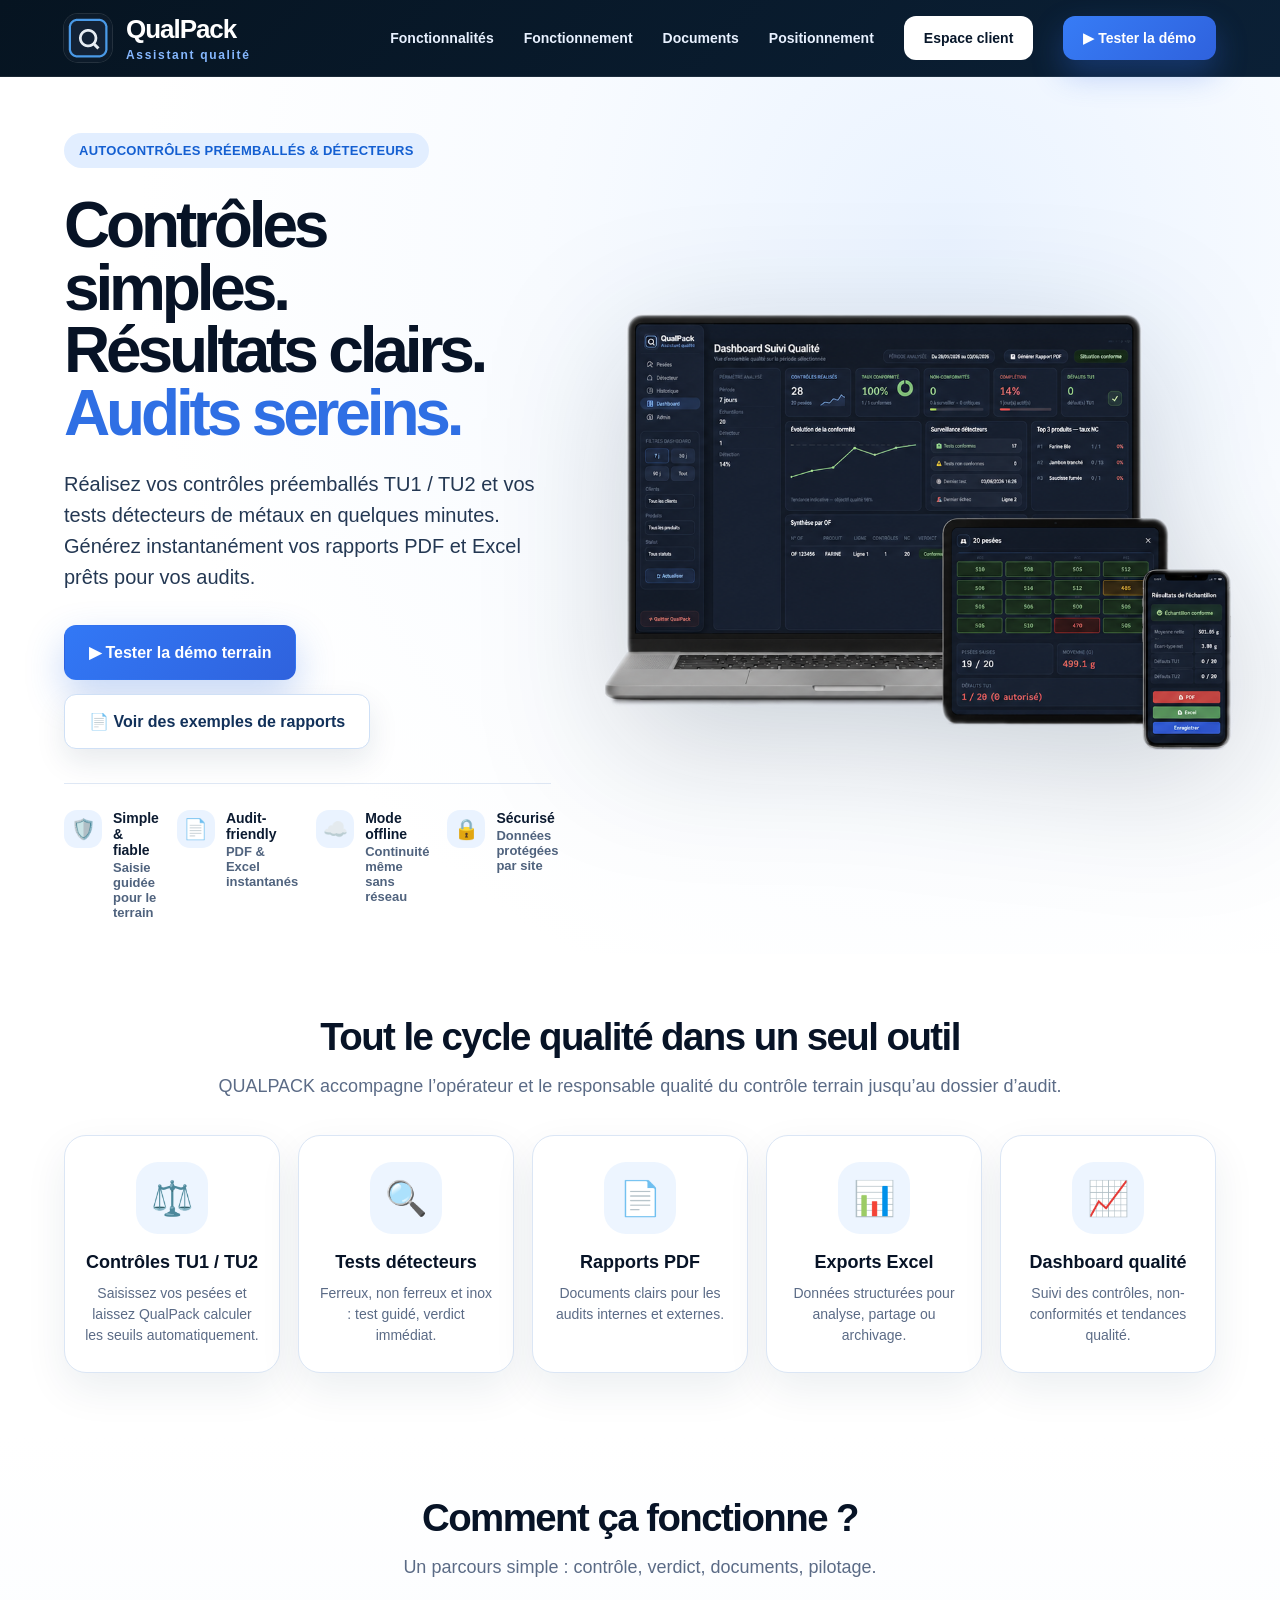
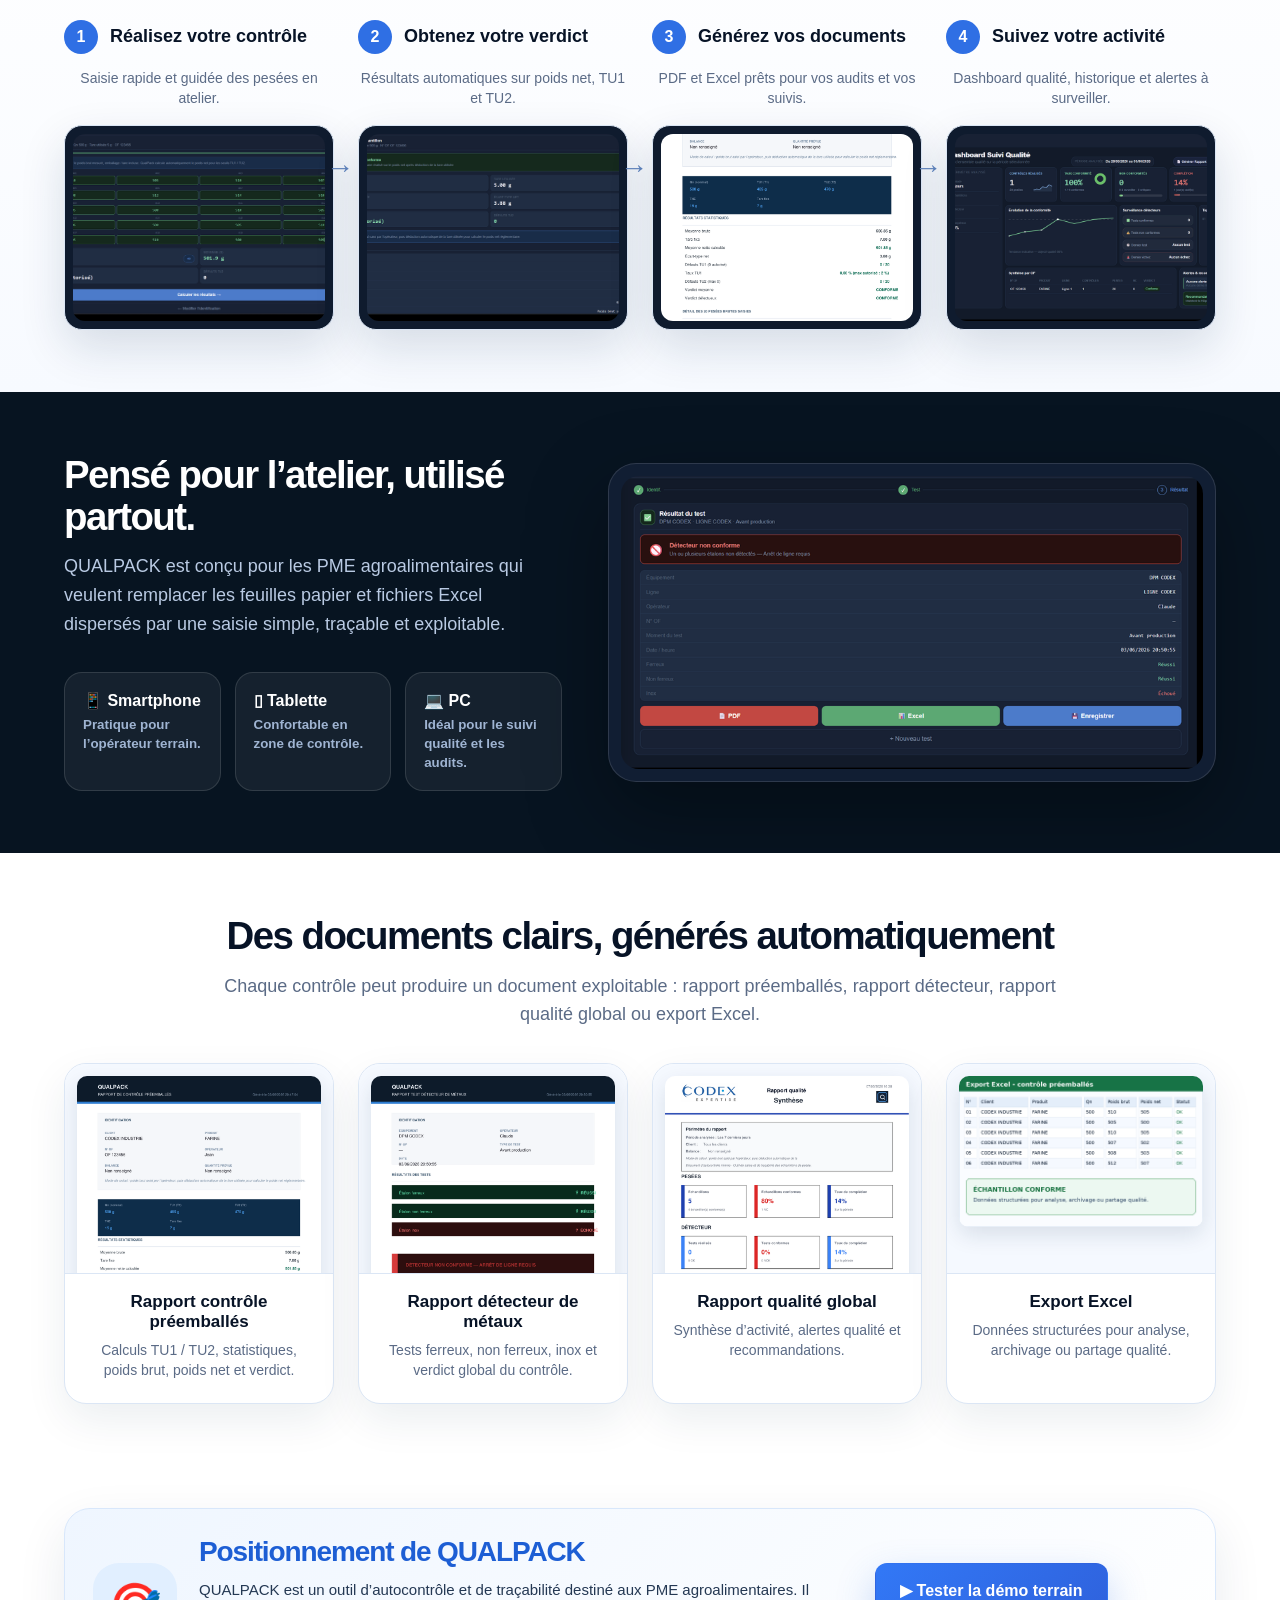
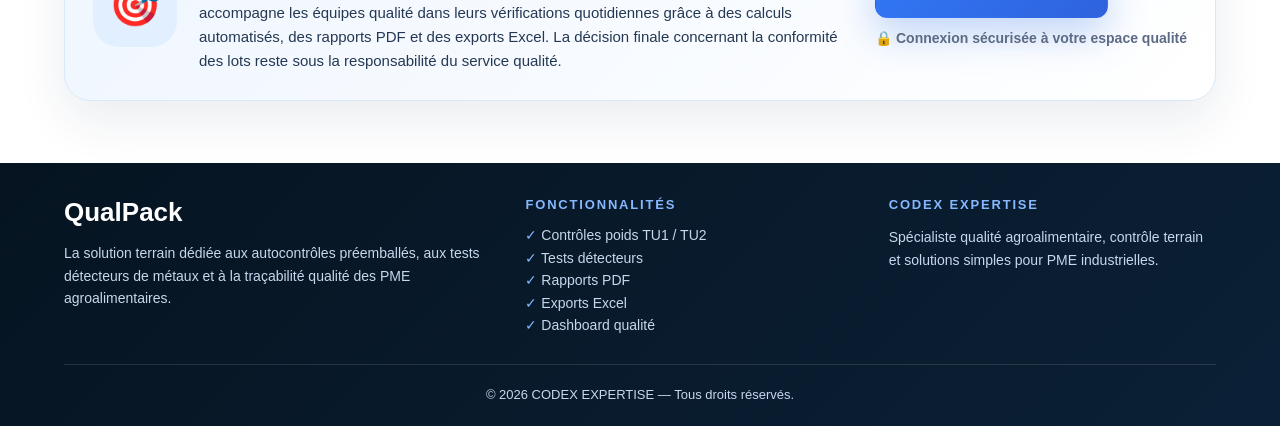
<file: index.html>
<!DOCTYPE html>
<html lang="fr">
<head>
  <meta charset="UTF-8" />
  <meta name="viewport" content="width=device-width, initial-scale=1.0" />
  <meta name="description" content="QualPack digitalise les autocontrôles préemballés, les tests détecteurs de métaux et les rapports qualité pour PME agroalimentaires." />
  <title>QualPack — Contrôles préemballés et détecteurs simplifiés</title>

  <meta name="theme-color" content="#0D1B2A">
  <meta name="apple-mobile-web-app-capable" content="yes">
  <meta name="mobile-web-app-capable" content="yes">
  <meta name="apple-mobile-web-app-status-bar-style" content="black-translucent">
  <meta name="apple-mobile-web-app-title" content="QualPack">

  <link rel="manifest" href="./manifest.json">
  <link rel="icon" type="image/png" sizes="192x192" href="./assets/icon-192.png">
  <link rel="apple-touch-icon" href="./assets/icon-192.png">

  <style>
    :root{
      --navy:#071421;
      --navy2:#0d1b2f;
      --ink:#061126;
      --text:#0e1b32;
      --muted:#5b6b86;
      --blue:#2f6fe4;
      --blue2:#67a3ff;
      --green:#58b878;
      --red:#d94841;
      --soft:#f5f9ff;
      --card:#ffffff;
      --border:#dbe6f5;
      --shadow:0 22px 70px rgba(13,38,76,.14);
      --radius:24px;
    }
    *{box-sizing:border-box}
    html{scroll-behavior:smooth}
    body{margin:0;font-family:Arial,Helvetica,sans-serif;color:var(--text);background:#fff}
    a{text-decoration:none;color:inherit}
    img{max-width:100%;display:block}

    .topbar{position:sticky;top:0;z-index:20;background:linear-gradient(135deg,#061421,#0b2036);color:#fff;border-bottom:1px solid rgba(255,255,255,.08)}
    .nav{height:76px;display:flex;align-items:center;justify-content:space-between;padding:0 5vw;gap:24px}
    .brand{display:flex;align-items:center;gap:14px;font-weight:900;font-size:26px;letter-spacing:-.04em}
    .brand img{width:48px;height:48px;border-radius:14px;box-shadow:0 0 0 1px rgba(255,255,255,.12)}
    .brand small{display:block;font-size:12px;letter-spacing:.14em;color:#86b8ff;font-weight:800;margin-top:3px}
    .links{display:flex;align-items:center;gap:30px;font-size:14px;font-weight:800;color:#e8f1ff}
    .nav-btn{display:inline-flex;align-items:center;justify-content:center;gap:10px;background:linear-gradient(135deg,#377cf6,#2f62dd);color:#fff;padding:14px 20px;border-radius:12px;box-shadow:0 14px 32px rgba(50,108,232,.32);font-weight:900}
    .client-btn{background:#fff;color:#08172a;box-shadow:none}

    .hero{background:radial-gradient(circle at 74% 18%,#eaf3ff 0,#f8fbff 34%,#fff 68%);padding:56px 5vw 34px;overflow:hidden}
    .hero-grid{max-width:1480px;margin:0 auto;display:grid;grid-template-columns:minmax(360px,.88fr) minmax(520px,1.12fr);gap:46px;align-items:center}
    .pill{display:inline-flex;align-items:center;gap:8px;padding:10px 15px;border-radius:999px;background:#e2eeff;color:#145fd1;font-weight:900;font-size:13px;letter-spacing:.02em;margin-bottom:26px}
    h1{font-size:clamp(42px,5vw,74px);line-height:.98;letter-spacing:-.065em;margin:0 0 24px;color:#071326}
    h1 span{color:#2f6fe4}
    .lead{font-size:20px;line-height:1.55;color:#243853;margin:0;max-width:680px}
    .hero-actions{display:flex;flex-wrap:wrap;gap:14px;margin:32px 0 26px}
    .btn{display:inline-flex;align-items:center;justify-content:center;gap:12px;padding:17px 24px;border-radius:12px;font-weight:900;border:1px solid transparent;transition:.18s transform,.18s box-shadow,.18s background;font-size:16px}
    .btn:hover{transform:translateY(-1px)}
    .btn.primary{background:linear-gradient(135deg,#3278f6,#2f62dd);color:#fff;box-shadow:0 16px 38px rgba(47,111,228,.28)}
    .btn.secondary{background:#fff;color:#12315a;border-color:#cfe0f6;box-shadow:0 12px 30px rgba(17,45,78,.10)}
    .trust-row{display:grid;grid-template-columns:repeat(4,1fr);gap:18px;margin-top:34px;padding-top:26px;border-top:1px solid #dfe8f5}
    .trust{display:flex;gap:11px;align-items:flex-start;font-size:13px;color:#50637e;font-weight:700}
    .trust b{display:block;color:#0c1b31;font-size:14px;margin-bottom:2px}
    .trust-ico{width:38px;height:38px;border-radius:13px;background:#eaf3ff;color:#2f6fe4;display:grid;place-items:center;font-size:20px;flex:0 0 auto}

    .device-stage{position:relative;min-height:600px;display:flex;align-items:center;justify-content:center;isolation:isolate}
    .hero-devices{width:min(940px,108%);max-width:none;filter:drop-shadow(0 34px 70px rgba(9,28,52,.20));transform:translateX(2%)}

    section{padding:62px 5vw}
    .section-inner{max-width:1480px;margin:0 auto}
    .center{text-align:center}
    h2{font-size:clamp(30px,3vw,44px);line-height:1.1;letter-spacing:-.04em;margin:0 0 14px;color:#071326}
    .sub{font-size:18px;line-height:1.6;color:#5b6b86;margin:0 auto 34px;max-width:850px}

    .cycle-grid{display:grid;grid-template-columns:repeat(5,1fr);gap:18px;position:relative}
    .cycle-card{background:#fff;border:1px solid var(--border);border-radius:22px;padding:26px 18px;text-align:center;box-shadow:0 16px 42px rgba(17,45,78,.08);min-height:210px}
    .cycle-ico{width:72px;height:72px;margin:0 auto 18px;border-radius:22px;background:#edf5ff;display:grid;place-items:center;font-size:34px;color:#2f6fe4}
    .cycle-card h3{margin:0 0 10px;font-size:18px;color:#071326}
    .cycle-card p{margin:0;color:#5b6b86;line-height:1.5;font-size:14px}

    .how{background:linear-gradient(180deg,#fff,#f7faff)}
    .steps{display:grid;grid-template-columns:repeat(4,1fr);gap:24px;margin-top:38px}
    .step{position:relative}
    .step-head{display:flex;align-items:center;gap:12px;margin-bottom:14px}
    .num{width:34px;height:34px;border-radius:999px;background:#2f6fe4;color:#fff;display:grid;place-items:center;font-weight:900;flex:0 0 auto}
    .step h3{font-size:18px;margin:0;color:#071326}
    .step p{margin:5px 0 16px;color:#5b6b86;line-height:1.45;font-size:14px}
    .shot{background:#0f1b2e;border:1px solid #dbe6f5;border-radius:18px;padding:8px;box-shadow:0 18px 46px rgba(17,45,78,.14);height:205px;display:flex;align-items:center;overflow:hidden}
    .shot img{border-radius:12px;width:100%;height:100%;object-fit:cover}
    .arrow{position:absolute;right:-20px;top:132px;font-size:28px;color:#5b7fb8;font-weight:900;z-index:2}

    .docs-grid{display:grid;grid-template-columns:repeat(4,1fr);gap:24px;margin-top:34px}
    .doc-card{border:1px solid var(--border);border-radius:22px;overflow:hidden;background:#fff;box-shadow:0 16px 42px rgba(17,45,78,.08)}
    .doc-img{height:210px;background:#f5f9ff;padding:12px;display:flex;align-items:flex-start;justify-content:center;overflow:hidden;border-bottom:1px solid var(--border)}
    .doc-img img{border-radius:10px;box-shadow:0 8px 22px rgba(17,45,78,.12)}
    .doc-card .body{padding:18px 18px 22px}
    .doc-card h3{margin:0 0 8px;font-size:17px;color:#071326}
    .doc-card p{margin:0;color:#5b6b86;line-height:1.45;font-size:14px}

    .atelier{background:#071421;color:#fff;overflow:hidden}
    .atelier-grid{display:grid;grid-template-columns:.9fr 1.1fr;gap:46px;align-items:center}
    .atelier h2{color:#fff}.atelier .sub{color:#b9cae3;margin-left:0}
    .device-list{display:grid;grid-template-columns:repeat(3,1fr);gap:14px;margin-top:28px}
    .device-item{background:rgba(255,255,255,.06);border:1px solid rgba(255,255,255,.12);border-radius:18px;padding:18px;font-weight:900;color:#fff}
    .device-item small{display:block;color:#9fb4d2;font-weight:700;margin-top:6px;line-height:1.4}
    .atelier-img{border-radius:28px;background:#111e33;border:1px solid rgba(255,255,255,.12);padding:12px;box-shadow:0 30px 80px rgba(0,0,0,.35)}
    .atelier-img img{border-radius:18px}

    .positioning{padding-top:42px}
    .pos-box{display:grid;grid-template-columns:84px 1fr auto;gap:22px;align-items:center;background:linear-gradient(135deg,#eff6ff,#ffffff);border:1px solid #d8e7fb;border-radius:26px;padding:28px;box-shadow:0 18px 50px rgba(17,45,78,.09)}
    .pos-ico{width:84px;height:84px;border-radius:26px;background:#e1efff;color:#2f6fe4;display:grid;place-items:center;font-size:42px}
    .pos-box h2{font-size:28px;margin-bottom:10px;color:#1d5ed4}.pos-box p{margin:0;color:#243853;line-height:1.58;font-size:15px;max-width:890px}
    .secure{margin-top:12px;color:#5b6b86;font-size:14px;font-weight:700;text-align:center}

    footer{background:linear-gradient(135deg,#061421,#0b2036);color:#fff;padding:34px 5vw 24px}
    .footer-grid{max-width:1480px;margin:0 auto;display:grid;grid-template-columns:1.3fr 1fr 1fr;gap:36px;border-bottom:1px solid rgba(255,255,255,.12);padding-bottom:28px}
    footer h3{font-size:26px;margin:0 0 12px} footer h4{margin:0 0 12px;color:#86b8ff;text-transform:uppercase;letter-spacing:.14em;font-size:13px}
    footer p,footer li{color:#c7d7ed;line-height:1.6;font-size:14px} footer ul{list-style:none;padding:0;margin:0} footer li::before{content:'✓ ';color:#86b8ff}.copyright{text-align:center;color:#c7d7ed;padding-top:22px;font-size:13px}

    @media(max-width:1100px){.links{display:flex}.links>a:not(.nav-btn){display:none}.hero-grid,.atelier-grid{grid-template-columns:1fr}.device-stage{min-height:auto}.hero-devices{width:100%;transform:none}.trust-row,.cycle-grid,.steps,.docs-grid{grid-template-columns:1fr 1fr}.arrow{display:none}.pos-box{grid-template-columns:1fr}.pos-box .btn{width:100%}}

    @media(max-width:700px){.nav{height:auto;padding:16px 5vw;gap:10px;flex-wrap:wrap}.brand{font-size:22px}.links{width:100%;display:grid;grid-template-columns:1fr 1fr;gap:10px}.links>a:not(.nav-btn){display:none}.client-btn{display:inline-flex}.links .nav-btn{justify-content:center;padding:11px 12px;font-size:14px}.hero{padding-top:34px}h1{font-size:42px}.lead{font-size:18px}.hero-actions .btn{width:100%}.trust-row,.cycle-grid,.steps,.docs-grid,.device-list,.footer-grid{grid-template-columns:1fr}.shot{height:220px}.doc-img{height:250px}.pos-box{padding:22px}.atelier{padding-top:48px}}
  </style>
</head>
<body>
  <header class="topbar">
    <nav class="nav">
      <a class="brand" href="#top" aria-label="Accueil QualPack">
        <img src="./assets/icon-192.png" alt="Logo QualPack" />
        <span>QualPack<small>Assistant qualité</small></span>
      </a>
      <div class="links" aria-label="Navigation principale">
        <a href="#fonctionnalites">Fonctionnalités</a>
        <a href="#fonctionnement">Fonctionnement</a>
        <a href="#documents">Documents</a>
        <a href="#positionnement">Positionnement</a>
        <a id="header-access-app" class="nav-btn client-btn" href="app.html">Espace client</a>
        <a id="access-demo-nav" class="nav-btn" href="app.html?site_id=qualpack_demo">▶ Tester la démo</a>
      </div>
    </nav>
  </header>

  <main id="top">
    <section class="hero">
      <div class="hero-grid">
        <div>
          <div class="pill">AUTOCONTRÔLES PRÉEMBALLÉS & DÉTECTEURS</div>
          <h1>Contrôles simples.<br />Résultats clairs.<br /><span>Audits sereins.</span></h1>
          <p class="lead">Réalisez vos contrôles préemballés TU1 / TU2 et vos tests détecteurs de métaux en quelques minutes. Générez instantanément vos rapports PDF et Excel prêts pour vos audits.</p>
          <div class="hero-actions">
            <a id="access-demo-hero" class="btn primary" href="app.html?site_id=qualpack_demo">▶ Tester la démo terrain</a>
            <a class="btn secondary" href="#documents">📄 Voir des exemples de rapports</a>
          </div>
          <div class="trust-row">
            <div class="trust"><div class="trust-ico">🛡️</div><div><b>Simple & fiable</b>Saisie guidée pour le terrain</div></div>
            <div class="trust"><div class="trust-ico">📄</div><div><b>Audit-friendly</b>PDF & Excel instantanés</div></div>
            <div class="trust"><div class="trust-ico">☁️</div><div><b>Mode offline</b>Continuité même sans réseau</div></div>
            <div class="trust"><div class="trust-ico">🔒</div><div><b>Sécurisé</b>Données protégées par site</div></div>
          </div>
        </div>
        <div class="device-stage" aria-label="Aperçu de QualPack sur PC, tablette et smartphone">
          <img class="hero-devices" src="./assets/landing/image_pc_tablette_smartphone.png" alt="QualPack affiché sur PC, tablette et smartphone" />
        </div>
      </div>
    </section>

    <section id="fonctionnalites">
      <div class="section-inner center">
        <h2>Tout le cycle qualité dans un seul outil</h2>
        <p class="sub">QUALPACK accompagne l’opérateur et le responsable qualité du contrôle terrain jusqu’au dossier d’audit.</p>
        <div class="cycle-grid">
          <div class="cycle-card"><div class="cycle-ico">⚖️</div><h3>Contrôles TU1 / TU2</h3><p>Saisissez vos pesées et laissez QualPack calculer les seuils automatiquement.</p></div>
          <div class="cycle-card"><div class="cycle-ico">🔍</div><h3>Tests détecteurs</h3><p>Ferreux, non ferreux et inox : test guidé, verdict immédiat.</p></div>
          <div class="cycle-card"><div class="cycle-ico">📄</div><h3>Rapports PDF</h3><p>Documents clairs pour les audits internes et externes.</p></div>
          <div class="cycle-card"><div class="cycle-ico">📊</div><h3>Exports Excel</h3><p>Données structurées pour analyse, partage ou archivage.</p></div>
          <div class="cycle-card"><div class="cycle-ico">📈</div><h3>Dashboard qualité</h3><p>Suivi des contrôles, non-conformités et tendances qualité.</p></div>
        </div>
      </div>
    </section>

    <section id="fonctionnement" class="how">
      <div class="section-inner center">
        <h2>Comment ça fonctionne ?</h2>
        <p class="sub">Un parcours simple : contrôle, verdict, documents, pilotage.</p>
        <div class="steps">
          <div class="step"><div class="step-head"><span class="num">1</span><h3>Réalisez votre contrôle</h3></div><p>Saisie rapide et guidée des pesées en atelier.</p><div class="shot"><img src="./assets/landing/pesees-complete.png" alt="Saisie d'un contrôle de pesée" /></div><div class="arrow">→</div></div>
          <div class="step"><div class="step-head"><span class="num">2</span><h3>Obtenez votre verdict</h3></div><p>Résultats automatiques sur poids net, TU1 et TU2.</p><div class="shot"><img src="./assets/landing/resultats-pesees.png" alt="Verdict d'échantillon" /></div><div class="arrow">→</div></div>
          <div class="step"><div class="step-head"><span class="num">3</span><h3>Générez vos documents</h3></div><p>PDF et Excel prêts pour vos audits et vos suivis.</p><div class="shot"><img src="./assets/landing/pdf-pesees.png" alt="Rapport PDF préemballés" /></div><div class="arrow">→</div></div>
          <div class="step"><div class="step-head"><span class="num">4</span><h3>Suivez votre activité</h3></div><p>Dashboard qualité, historique et alertes à surveiller.</p><div class="shot"><img src="./assets/landing/dashboard.png" alt="Dashboard qualité" /></div></div>
        </div>
      </div>
    </section>

    <section class="atelier">
      <div class="section-inner atelier-grid">
        <div>
          <h2>Pensé pour l’atelier, utilisé partout.</h2>
          <p class="sub">QUALPACK est conçu pour les PME agroalimentaires qui veulent remplacer les feuilles papier et fichiers Excel dispersés par une saisie simple, traçable et exploitable.</p>
          <div class="device-list">
            <div class="device-item">📱 Smartphone<small>Pratique pour l’opérateur terrain.</small></div>
            <div class="device-item">▯ Tablette<small>Confortable en zone de contrôle.</small></div>
            <div class="device-item">💻 PC<small>Idéal pour le suivi qualité et les audits.</small></div>
          </div>
        </div>
        <div class="atelier-img"><img src="./assets/landing/detecteur-resultat.png" alt="Contrôle détecteur de métaux QualPack" /></div>
      </div>
    </section>

    <section id="documents">
      <div class="section-inner center">
        <h2>Des documents clairs, générés automatiquement</h2>
        <p class="sub">Chaque contrôle peut produire un document exploitable : rapport préemballés, rapport détecteur, rapport qualité global ou export Excel.</p>
        <div class="docs-grid">
          <div class="doc-card"><div class="doc-img"><img src="./assets/landing/pdf-pesees.png" alt="Rapport contrôle préemballés" /></div><div class="body"><h3>Rapport contrôle préemballés</h3><p>Calculs TU1 / TU2, statistiques, poids brut, poids net et verdict.</p></div></div>
          <div class="doc-card"><div class="doc-img"><img src="./assets/landing/pdf-detecteur.png" alt="Rapport détecteur de métaux" /></div><div class="body"><h3>Rapport détecteur de métaux</h3><p>Tests ferreux, non ferreux, inox et verdict global du contrôle.</p></div></div>
          <div class="doc-card"><div class="doc-img"><img src="./assets/landing/pdf-qualite.png" alt="Rapport qualité global" /></div><div class="body"><h3>Rapport qualité global</h3><p>Synthèse d’activité, alertes qualité et recommandations.</p></div></div>
          <div class="doc-card"><div class="doc-img"><img src="./assets/landing/excel-preview.png" alt="Export Excel QualPack" /></div><div class="body"><h3>Export Excel</h3><p>Données structurées pour analyse, archivage ou partage qualité.</p></div></div>
        </div>
      </div>
    </section>

    <section id="positionnement" class="positioning">
      <div class="section-inner">
        <div class="pos-box">
          <div class="pos-ico">🎯</div>
          <div>
            <h2>Positionnement de QUALPACK</h2>
            <p>QUALPACK est un outil d’autocontrôle et de traçabilité destiné aux PME agroalimentaires. Il accompagne les équipes qualité dans leurs vérifications quotidiennes grâce à des calculs automatisés, des rapports PDF et des exports Excel. La décision finale concernant la conformité des lots reste sous la responsabilité du service qualité.</p>
          </div>
          <div>
            <a id="access-demo-bottom" class="btn primary" href="app.html?site_id=qualpack_demo">▶ Tester la démo terrain</a>
            <div class="secure">🔒 Connexion sécurisée à votre espace qualité</div>
          </div>
        </div>
      </div>
    </section>
  </main>

  <footer>
    <div class="footer-grid">
      <div><h3>QualPack</h3><p>La solution terrain dédiée aux autocontrôles préemballés, aux tests détecteurs de métaux et à la traçabilité qualité des PME agroalimentaires.</p></div>
      <div><h4>Fonctionnalités</h4><ul><li>Contrôles poids TU1 / TU2</li><li>Tests détecteurs</li><li>Rapports PDF</li><li>Exports Excel</li><li>Dashboard qualité</li></ul></div>
      <div><h4>CODEX EXPERTISE</h4><p>Spécialiste qualité agroalimentaire, contrôle terrain et solutions simples pour PME industrielles.</p></div>
    </div>
    <div class="copyright">© 2026 CODEX EXPERTISE — Tous droits réservés.</div>
  </footer>

  <script>
    const params = new URLSearchParams(window.location.search);
    const siteId = params.get('site_id');
    const appUrl = siteId ? `app.html?site_id=${encodeURIComponent(siteId)}` : 'app.html';
    const demoUrl = 'app.html?site_id=qualpack_demo';
    ['header-access-app'].forEach(id => { const el = document.getElementById(id); if (el) el.href = appUrl; });
    ['access-demo-nav','access-demo-hero','access-demo-bottom'].forEach(id => { const el = document.getElementById(id); if (el) el.href = demoUrl; });
  </script>
</body>
</html>
</file>
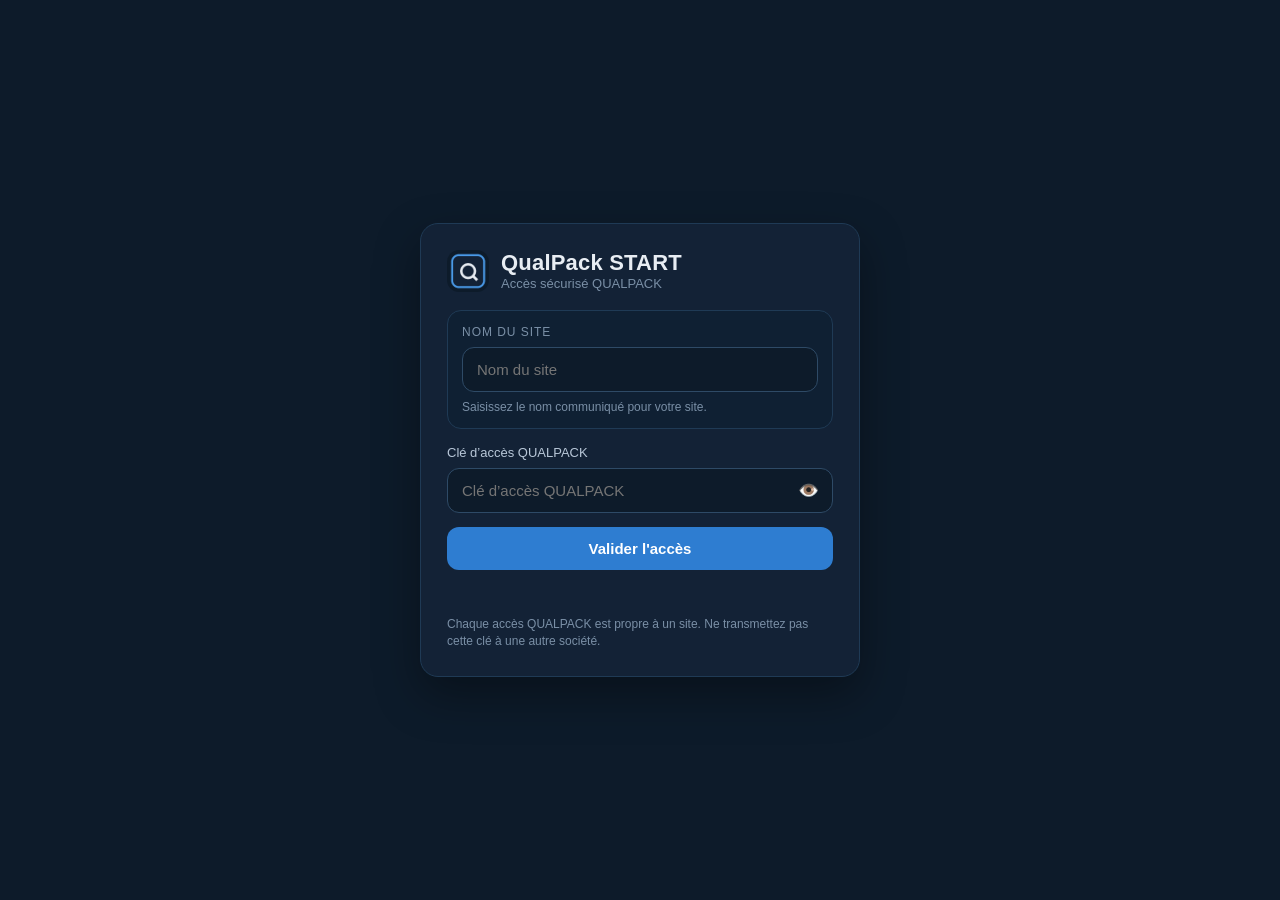
<file: app.html>
<!DOCTYPE html>
<html lang="fr">
<head>
  <meta charset="UTF-8">
  <meta name="viewport" content="width=device-width, initial-scale=1.0, user-scalable=no, viewport-fit=cover">
  <meta name="theme-color" content="#0D1B2A">
  <meta name="description" content="Contrôle préemballés et détecteur de métaux pour l'agroalimentaire">
  <!-- iOS -->
  <meta name="apple-mobile-web-app-capable" content="yes">
  <meta name="mobile-web-app-capable" content="yes">
  <meta name="apple-mobile-web-app-status-bar-style" content="black-translucent">
  <meta name="apple-mobile-web-app-title" content="QualPack">
  <!-- Manifest -->
  <link rel="manifest" href="./manifest.json">
  <!-- Icônes -->
  <link rel="icon" type="image/png" sizes="192x192" href="./assets/icon-192.png">
  <link rel="apple-touch-icon" href="./assets/icon-192.png">

  <!-- Polices locales désactivées : fonts.css absent du zip -->

  <title>QualPack START</title>
  <link rel="stylesheet" href="./css/style.css?v=28-architecture">

<script src="./vendor/jspdf.umd.min.js?v=28-architecture"></script>
<script src="./vendor/xlsx.full.min.js?v=28-architecture"></script>
<script src="./js/db.js?v=28-architecture"></script>
<script src="./js/sync.js?v=28-architecture"></script>
<script src="./js/admin.js?v=28-product-autolink-1"></script>
</head>
<body>

<div class="app">

 <!-- HEADER -->
<div class="header">
  <div class="logo">
    <div class="logo-icon">
      <img src="./assets/icon-192.png" alt="QualPack" style="width:32px;height:32px;border-radius:6px;display:block;">
    </div>
    <div class="logo-text">Qual<span>Pack</span></div>
    <div class="logo-by">Assistant qualité</div>
  </div>
  <div class="header-status">
    <div class="status-dot" id="status-dot"></div>
    <span id="status-label">En ligne</span>
  </div>
</div>

  <!-- CONTENU -->
  <div class="content" id="main-content">

    <!-- ==================== PESÉES ==================== -->
    <div class="screen active" id="screen-pesees">

      <!-- ÉTAPE 1 : Identification -->
      <div class="step active" id="ps1">

        <div class="install-banner" id="install-banner">
          <div class="ib-text">
            <strong>Installer QualPack</strong>
            Ajoutez l'app sur votre tablette pour l'utiliser hors-ligne
          </div>
          <button class="ib-btn" onclick="installApp()">Installer</button>
        </div>

        <div class="step-indicator">
          <div class="si-item active" id="si1-1"><div class="si-num">1</div><span>Identif.</span></div>
          <div class="si-line"></div>
          <div class="si-item" id="si1-2"><div class="si-num">2</div><span>Pesées</span></div>
          <div class="si-line"></div>
          <div class="si-item" id="si1-3"><div class="si-num">3</div><span>Résultats</span></div>
        </div>

        <div class="card">
          <div class="card-header">
            <div class="card-icon blue">📋</div>
            <div>
              <div class="card-title">Identification du contrôle</div>
              <div class="card-sub">Saisie et traçabilité d’un échantillon de pesée</div>
            </div>
          </div>

          <div class="field">
            <label>Client (optionnel)</label>
            <select id="sel-client" onchange="onClient()">
              <option value="">— Non spécifié —</option>
            </select>
          </div>

          <div class="field">
            <label>Produit</label>
            <select id="sel-produit" onchange="onProduit()">
              <option value="">— Sélectionner un produit —</option>
            </select>
          </div>

          <div class="info-strip" id="prod-info">
            <div class="is-item"><div class="is-label">Qn</div><div class="is-val" id="ip-qn">—</div></div>
            <div class="is-item"><div class="is-label">TU1</div><div class="is-val" id="ip-tu1">—</div></div>
            <div class="is-item"><div class="is-label">TU2</div><div class="is-val" id="ip-tu2">—</div></div>
            <div class="is-item"><div class="is-label">TNE</div><div class="is-val" id="ip-tne">—</div></div>
            <div class="is-item"><div class="is-label">Tare fixe</div><div class="is-val" id="ip-tare">—</div></div>
          </div>

          <div class="field" id="field-ligne">
            <label>Ligne de production <span style="color:var(--text-muted);font-weight:400">(optionnel)</span></label>
            <select id="inp-ligne" onchange="chk1()">
              <option value="">— Sélectionner une ligne —</option>
            </select>
          </div>

          <div class="field">
            <label>Opérateur</label>
            <select id="sel-op" onchange="chk1()">
              <option value="">— Sélectionner un opérateur —</option>
            </select>
          </div>

          <div class="field">
            <label>N° Ordre de fabrication</label>
            <div id="of-container">
              <select id="sel-of" style="display:none" onchange="onOfSelect()">
                <option value="">— Sélectionner un OF —</option>
              </select>
              <input type="text" id="inp-of" placeholder="ex : OF 123" oninput="chk1()" autocomplete="off" />
            </div>
          </div>

          <div class="lot-params-grid">
            <div class="field">
              <label>Quantité prévue <span style="color:var(--text-muted);font-weight:400">(optionnel)</span></label>
              <input type="number" id="inp-qte" placeholder="ex : 800" min="1" oninput="chk1()" autocomplete="off" inputmode="numeric"/>
            </div>

            <div class="field">
              <label>Tare catalogue</label>
              <input type="text" id="inp-tare-catalogue" value="—" readonly tabindex="-1" />
            </div>

            <div class="field">
              <label>Tare utilisée</label>
              <input type="number" id="inp-tare-used" placeholder="ex : 5" min="0" step="0.01" oninput="onTareUsedChange()" autocomplete="off" inputmode="decimal"/>
            </div>
          </div>
          <div class="field-help">
            La tare catalogue vient du fichier Excel. La tare utilisée est préremplie, puis modifiable pour ce lot / OF.
          </div>

          <div class="field">
            <label>Nombre de pesées souhaitées</label>
            <input type="number" id="inp-sample-size" min="1" step="1" placeholder="ex : 10" autocomplete="off" inputmode="numeric" oninput="onSampleSizeCurrentChange()"/>
            <div style="font-size:12px;color:var(--text-muted);margin-top:5px;line-height:1.35;">
              Prérempli avec le réglage par défaut du site — modifiable pour ce lot / OF.
            </div>
          </div>

          <button class="btn btn-blue" id="btn-ps1" onclick="goPS2()" disabled>
            Démarrer les pesées →
          </button>
        </div>
      </div>

      <!-- ÉTAPE 2 : Pesées -->
      <div class="step" id="ps2">
        <div class="step-indicator">
          <div class="si-item done" id="si2-1"><div class="si-num">✓</div><span>Identif.</span></div>
          <div class="si-line"></div>
          <div class="si-item active" id="si2-2"><div class="si-num">2</div><span>Pesées</span></div>
          <div class="si-line"></div>
          <div class="si-item" id="si2-3"><div class="si-num">3</div><span>Résultats</span></div>
        </div>

        <div class="card">
          <div class="card-header">
            <div class="card-icon blue">⚖</div>
            <div>
              <div class="card-title" id="ps2-title">Pesées de l’échantillon</div>
              <div class="card-sub" id="ps2-sub">—</div>
            </div>
          </div>

          <div class="prog-wrap">
            <div class="prog-bar" id="prog-bar" style="width:0%"></div>
          </div>

          <div class="admin-info-card" style="margin-bottom:10px">
            <strong>Saisie opérateur :</strong> saisir le poids brut mesuré, emballage / tare incluse. QualPack calcule automatiquement le poids net pour les seuils TU1 / TU2.
          </div>

          <div class="pesees-grid" id="pesees-grid"></div>

          <div class="stats-grid">
            <div class="stat-card">
              <div class="stat-label">Pesées saisies</div>
              <div class="stat-count-row">
                <div class="stat-val" id="sc-n">0 / 20</div>
                <button type="button" class="btn-add-pesees" onclick="addFivePesees()" title="Ajouter 5 pesées sans effacer les saisies">+5</button>
              </div>
            </div>
            <div class="stat-card">
              <div class="stat-label">Moyenne (g)</div>
              <div class="stat-val" id="sc-moy">—</div>
            </div>
            <div class="stat-card">
              <div class="stat-label">Défauts TU1</div>
              <div class="stat-val" id="sc-tu1">0</div>
            </div>
            <div class="stat-card">
              <div class="stat-label">Défauts TU2</div>
              <div class="stat-val" id="sc-tu2">0</div>
            </div>
          </div>

          <button class="btn btn-blue" id="btn-ps2" onclick="goPS3()" disabled>
            Calculer les résultats →
          </button>
          <button class="btn btn-ghost" onclick="goPS1back()">← Modifier l'identification</button>
        </div>
      </div>

      <!-- ÉTAPE 3 : Résultats -->
      <div class="step" id="ps3">
        <div class="step-indicator">
          <div class="si-item done"><div class="si-num">✓</div><span>Identif.</span></div>
          <div class="si-line"></div>
          <div class="si-item done"><div class="si-num">✓</div><span>Pesées</span></div>
          <div class="si-line"></div>
          <div class="si-item active"><div class="si-num">3</div><span>Résultats</span></div>
        </div>

        <div class="card">
          <div class="card-header">
            <div class="card-icon green">📊</div>
            <div>
              <div class="card-title">Résultats de l’échantillon</div>
              <div class="card-sub" id="ps3-sub">—</div>
            </div>
          </div>

          <div class="verdict" id="verdict-pesee">
            <div class="verdict-icon" id="verd-icon">—</div>
            <div>
              <div class="verdict-title" id="verd-title">—</div>
              <div class="verdict-sub" id="verd-sub">—</div>
            </div>
          </div>

          <div class="stats-grid">
            <div class="stat-card">
              <div class="stat-label">Moyenne brute</div>
              <div class="stat-val" id="r-moy-gross">—</div>
            </div>
            <div class="stat-card">
              <div class="stat-label">Tare utilisée</div>
              <div class="stat-val" id="r-tare">—</div>
            </div>
            <div class="stat-card">
              <div class="stat-label">Moyenne nette calculée</div>
              <div class="stat-val" id="r-moy">—</div>
            </div>
            <div class="stat-card">
              <div class="stat-label">Écart-type net</div>
              <div class="stat-val" id="r-et">—</div>
            </div>
            <div class="stat-card">
              <div class="stat-label">Défauts TU1</div>
              <div class="stat-val" id="r-tu1">0</div>
            </div>
            <div class="stat-card">
              <div class="stat-label">Défauts TU2</div>
              <div class="stat-val" id="r-tu2">0</div>
            </div>
          </div>

          <div class="admin-info-card" style="margin-top:10px">
            <strong>Mode de calcul :</strong> poids brut saisi par l’opérateur, puis déduction automatique de la tare utilisée pour calculer le poids net réglementaire.
          </div>

          <div class="section-title">Récapitulatif</div>

          <div class="recap">
            <div class="recap-row"><span class="rk">Client</span><span class="rv" id="rc-cli">—</span></div>
            <div class="recap-row"><span class="rk">Produit</span><span class="rv" id="rc-prod">—</span></div>
            <div class="recap-row"><span class="rk">Ligne</span><span class="rv" id="rc-ligne">—</span></div>
            <div class="recap-row"><span class="rk">N° OF</span><span class="rv" id="rc-of">—</span></div>
            <div class="recap-row"><span class="rk">Opérateur</span><span class="rv" id="rc-op">—</span></div>
            <div class="recap-row"><span class="rk">Date / heure</span><span class="rv" id="rc-date">—</span></div>
            <div class="recap-row"><span class="rk">Mode de saisie</span><span class="rv" id="rc-mode">—</span></div>
            <div class="recap-row"><span class="rk">Tare utilisée</span><span class="rv" id="rc-tare">—</span></div>
            <div class="recap-row"><span class="rk">Moyenne brute</span><span class="rv" id="rc-mg">—</span></div>
            <div class="recap-row"><span class="rk">Moyenne nette calculée</span><span class="rv" id="rc-mn">—</span></div>
            <div class="recap-row"><span class="rk">Verdict moyenne</span><span class="rv" id="rc-vm">—</span></div>
            <div class="recap-row"><span class="rk">Verdict défectueux</span><span class="rv" id="rc-vd">—</span></div>
          </div>

          <div class="btn-row">
            <button class="btn btn-red" onclick="genPDF()" style="flex:1">📄 PDF</button>
            <button class="btn btn-green" onclick="genExcelPesee()" style="flex:1">📊 Excel</button>
            <button class="btn btn-blue" id="btn-save-pesee" onclick="saveSession()" style="flex:1">💾 Enregistrer</button>
          </div>
          <button class="btn btn-ghost" onclick="newPesee()">+ Nouvelle saisie</button>
        </div>
      </div>
    </div>

    <!-- ==================== DÉTECTEUR ==================== -->
    <div class="screen" id="screen-detecteur">

      <!-- DS1 : Identification -->
      <div class="step active" id="ds1">
        <div class="step-indicator">
          <div class="si-item active"><div class="si-num">1</div><span>Identif.</span></div>
          <div class="si-line"></div>
          <div class="si-item"><div class="si-num">2</div><span>Test</span></div>
          <div class="si-line"></div>
          <div class="si-item"><div class="si-num">3</div><span>Résultat</span></div>
        </div>

        <div class="card">
          <div class="card-header">
            <div class="card-icon blue">🔍</div>
            <div>
              <div class="card-title">Test détecteur de métaux</div>
              <div class="card-sub">Identification de l'équipement</div>
            </div>
          </div>

          <div class="field">
            <label>Équipement</label>
            <select id="d-equip" onchange="onDetecteurEquipChange()">
              <option value="">— Sélectionner un détecteur —</option>
            </select>
          </div>

          <div class="field">
            <label>Ligne de production <span style="color:var(--text-muted);font-weight:400">(optionnel)</span></label>
            <select id="d-ligne" onchange="onDetecteurLigneChange()">
              <option value="">— Sélectionner une ligne —</option>
            </select>
          </div>

          <div class="field">
            <label>Opérateur</label>
            <select id="d-op" onchange="chkD1()">
              <option value="">— Sélectionner —</option>
            </select>
          </div>

          <div class="field">
            <label>N° OF (optionnel)</label>
            <input type="text" id="d-of" placeholder="ex : OF 123" autocomplete="off"/>
          </div>

          <div class="field">
            <label>Moment du test</label>
            <select id="d-type" onchange="chkD1()">
              <option value="">— Sélectionner —</option>
              <option>Avant production</option>
              <option>Pendant production</option>
              <option>Après production</option>
            </select>
          </div>

          <button class="btn btn-blue" id="btn-ds1" onclick="goDS2()" disabled>
            Démarrer le test →
          </button>
        </div>
      </div>

      <!-- DS2 : Test -->
      <div class="step" id="ds2">
        <div class="step-indicator">
          <div class="si-item done"><div class="si-num">✓</div><span>Identif.</span></div>
          <div class="si-line"></div>
          <div class="si-item active"><div class="si-num">2</div><span>Test</span></div>
          <div class="si-line"></div>
          <div class="si-item"><div class="si-num">3</div><span>Résultat</span></div>
        </div>

        <div class="card">
          <div class="card-header">
            <div class="card-icon blue">🔍</div>
            <div>
              <div class="card-title">Test des étalons</div>
              <div class="card-sub" id="ds2-sub">—</div>
            </div>
          </div>

          <div class="det-instruction">
            Passez chaque étalon test dans le détecteur.<br>
            Appuyez sur la carte correspondante selon le résultat.
          </div>

          <div class="det-grid">
            <div class="det-card" id="dc-fer" onclick="toggleDet('fer')">
              <div class="det-card-icon">🔴</div>
              <div class="det-card-name">Ferreux</div>
              <div class="det-card-status" id="ds-fer">— Non testé</div>
            </div>
            <div class="det-card" id="dc-nfer" onclick="toggleDet('nfer')">
              <div class="det-card-icon">🟡</div>
              <div class="det-card-name">Non ferreux</div>
              <div class="det-card-status" id="ds-nfer">— Non testé</div>
            </div>
            <div class="det-card" id="dc-inox" onclick="toggleDet('inox')">
              <div class="det-card-icon">⚪</div>
              <div class="det-card-name">Inox</div>
              <div class="det-card-status" id="ds-inox">— Non testé</div>
            </div>
          </div>

          <button class="btn btn-blue" id="btn-ds2" onclick="goDS3()" disabled>
            Valider le test →
          </button>
          <button class="btn btn-ghost" onclick="goDS1back()">← Modifier</button>
        </div>
      </div>

      <!-- DS3 : Résultat -->
      <div class="step" id="ds3">
        <div class="step-indicator">
          <div class="si-item done"><div class="si-num">✓</div><span>Identif.</span></div>
          <div class="si-line"></div>
          <div class="si-item done"><div class="si-num">✓</div><span>Test</span></div>
          <div class="si-line"></div>
          <div class="si-item active"><div class="si-num">3</div><span>Résultat</span></div>
        </div>

        <div class="card">
          <div class="card-header">
            <div class="card-icon green">✅</div>
            <div>
              <div class="card-title">Résultat du test</div>
              <div class="card-sub" id="ds3-sub">—</div>
            </div>
          </div>

          <div class="verdict" id="verdict-det">
            <div class="verdict-icon" id="d-verd-icon">—</div>
            <div>
              <div class="verdict-title" id="d-verd-title">—</div>
              <div class="verdict-sub" id="d-verd-sub">—</div>
            </div>
          </div>

          <div class="recap">
            <div class="recap-row"><span class="rk">Équipement</span><span class="rv" id="dr-eq">—</span></div>
            <div class="recap-row"><span class="rk">Ligne</span><span class="rv" id="dr-ligne">—</span></div>
            <div class="recap-row"><span class="rk">Opérateur</span><span class="rv" id="dr-op">—</span></div>
            <div class="recap-row"><span class="rk">N° OF</span><span class="rv" id="dr-of">—</span></div>
            <div class="recap-row"><span class="rk">Moment du test</span><span class="rv" id="dr-type">—</span></div>
            <div class="recap-row"><span class="rk">Date / heure</span><span class="rv" id="dr-date">—</span></div>
            <div class="recap-row"><span class="rk">Ferreux</span><span class="rv" id="dr-fer">—</span></div>
            <div class="recap-row"><span class="rk">Non ferreux</span><span class="rv" id="dr-nfer">—</span></div>
            <div class="recap-row"><span class="rk">Inox</span><span class="rv" id="dr-inox">—</span></div>
          </div>

          <div class="btn-row">
            <button class="btn btn-red" onclick="genPDFdet()" style="flex:1">📄 PDF</button>
            <button class="btn btn-green" onclick="genExcelDet()" style="flex:1">📊 Excel</button>
            <button class="btn btn-blue" id="btn-save-det" onclick="saveDet()" style="flex:1">💾 Enregistrer</button>
          </div>
          <button class="btn btn-ghost" onclick="newDet()">+ Nouveau test</button>
        </div>
      </div>
    </div>

    <!-- ==================== HISTORIQUE ==================== -->
    <div class="screen" id="screen-historique">
      <div class="hist-filter">
        <button class="hf-btn active" id="hf-p" onclick="filterHist('pesees')">⚖ Pesées</button>
        <button class="hf-btn" id="hf-d" onclick="filterHist('det')">🔍 Détecteur</button>
        <button class="hf-btn" onclick="genExcel()" style="flex:0.8;color:var(--green-text);border-color:var(--green-dark);">📊 Excel</button>
        <button class="hf-btn" id="btn-sync-history" onclick="manualSync()" style="flex:1;color:var(--blue-light);border-color:var(--blue-dark);">🔄 Synchroniser</button>
      </div>
      <div id="hist-list"></div>
    </div>

    <!-- ==================== DASHBOARD ==================== -->
    <div class="screen" id="screen-dashboard"> 
      <div class="dash-header v2">
        <div>
          <h2 class="dash-main-title">Dashboard Suivi Qualité</h2>
          <p class="dash-main-subtitle">Vue d’ensemble qualité sur la période sélectionnée</p>
        </div>
      <div class="dash-date" id="dash-date"></div>
    </div>

      <div class="dash-toolbar">
        <div class="dash-period">
          <button class="dp-btn active" id="dp-7"  onclick="setDashPeriod(7,  this)">7 j</button>
          <button class="dp-btn"        id="dp-30" onclick="setDashPeriod(30, this)">30 j</button>
          <button class="dp-btn"        id="dp-90" onclick="setDashPeriod(90, this)">90 j</button>
          <button class="dp-btn"        id="dp-0"  onclick="setDashPeriod(0,  this)">Tout</button>
        </div>
        <div class="dash-filters-grid">
          <select id="dash-filter-client" class="dash-select" onchange="setDashFilter('client', this.value)">
            <option value="">Tous les clients</option>
          </select>
          <select id="dash-filter-product" class="dash-select" onchange="setDashFilter('product', this.value)">
            <option value="">Tous les produits</option>
          </select>
          <select id="dash-filter-status" class="dash-select" onchange="setDashFilter('status', this.value)">
            <option value="all">Tous statuts</option>
            <option value="ok">Conformes</option>
            <option value="warn">À surveiller</option>
            <option value="err">Critiques</option>
          </select>
        </div>
        <div class="dash-actions-row">
          <button class="btn btn-ghost btn-mini" onclick="refreshDashboard()">🔄 Actualiser</button>
          <button class="btn btn-blue btn-mini" onclick="genDashboardPDF()">Générer Rapport PDF</button>
        </div>
      </div>

      <div id="dash-body"></div>
    </div>


    <!-- ==================== ADMIN ==================== -->
    <div class="screen" id="screen-admin">

      <div style="display:flex;align-items:center;justify-content:space-between;margin-bottom:16px">
        <div>
          <div style="font-size:15px;font-weight:700;color:var(--text-primary)">Administration</div>
          <div style="font-size:12px;color:var(--text-muted);margin-top:2px">Accès responsable qualité</div>
        </div>
        <span class="admin-version-badge">MODE START</span>
      </div>

      <!-- Mode rapide terrain START -->
      <div class="admin-section" id="admin-v27-start-section">
       <div class="admin-section-title">
        <svg viewBox="0 0 24 24" fill="none" stroke="currentColor" stroke-width="1.8" stroke-linecap="round">
         <path d="M12 5v14"/><path d="M5 12h14"/>
        </svg>
        Configuration rapide — START
       </div>
       <div class="admin-v27-mode-head">
        <div class="admin-v27-mode-copy">
         <div class="admin-v27-mode-pill">MODE START</div>
         <div>
           Ajout direct depuis l’application pour démarrer rapidement sur le terrain. L’import Excel reste disponible plus bas pour les catalogues complets.
         </div>
       </div>
       <div class="admin-v27-start-badge" title="Mode START : configuration rapide terrain">
        <strong>QUALPACK START</strong>
        <span>Démarrage terrain rapide</span>
        <button
          id="qp-demo-reset-panel"
          type="button"
          class="demo-reset-inline"
          style="display:none;"
          onclick="qpDemoResetSite()"
          title="Réinitialiser uniquement l’environnement de démonstration"
        >
          🔄 Réinitialiser
        </button>
       </div>
     </div>

          <div class="admin-v27-grid">
          <div class="admin-v27-card">
            <div class="admin-v27-card-head">
              <div>
                <div class="admin-v27-card-title" style="margin-bottom:2px">Opérateur</div>
                <div class="admin-v27-card-sub">Personne autorisée à réaliser les contrôles</div>
              </div>
            </div>
            <div class="admin-v27-operator-row">
              <div class="admin-v27-field">
                <div class="admin-v27-label">Nom opérateur</div>
                <input id="admin-v27-op-nom" type="text" placeholder="Ex : Jean Dupont" class="admin-v27-input" autocomplete="off" />
              </div>
              <div class="admin-v27-field">
                <div class="admin-v27-label">Rôle</div>
                <select id="admin-v27-op-role" class="admin-v27-select">
                  <option value="Operateur">Opérateur</option>
                  <option value="Responsable">Responsable</option>
                </select>
              </div>
              <button class="btn btn-primary admin-v27-add-btn" onclick="adminV27AddOperateur()">+ Ajouter</button>
            </div>
            <div class="admin-v27-list">
              <div class="admin-v27-list-title">Opérateurs START enregistrés</div>
              <div id="admin-v27-list-operateurs" class="admin-v27-list-items"></div>
            </div>
          </div>

          <div class="admin-v27-card">
            <div class="admin-v27-card-title">Client</div>
            <div class="admin-v27-form-row">
              <div class="admin-v27-field">
                <div class="admin-v27-label">Client final (facultatif)</div>
                <input id="admin-v27-client-nom" type="text" placeholder="Ex : Client final" class="admin-v27-input" autocomplete="off" />
              </div>
              <button class="btn btn-primary admin-v27-add-btn" onclick="adminV27AddClient()">+ Ajouter</button>
            </div>
            <div class="admin-v27-list">
              <div class="admin-v27-list-title">Clients START enregistrés</div>
              <div id="admin-v27-list-clients" class="admin-v27-list-items"></div>
            </div>
          </div>

          <div class="admin-v27-card">
            <div class="admin-v27-card-title">Ligne / détecteur</div>
            <div class="admin-v27-form-row two-fields">
              <div class="admin-v27-field">
                <div class="admin-v27-label">Nom de ligne</div>
                <input id="admin-v27-ligne-nom" type="text" placeholder="Ex : Ligne 1" class="admin-v27-input" autocomplete="off" />
              </div>
              <div class="admin-v27-field">
                <div class="admin-v27-label">Détecteur associé</div>
                <input id="admin-v27-ligne-det" type="text" placeholder="Ex : CCP1" class="admin-v27-input" autocomplete="off" />
              </div>
              <button class="btn btn-primary admin-v27-add-btn" onclick="adminV27AddLigne()">+ Ajouter</button>
            </div>
            <div class="admin-v27-list">
              <div class="admin-v27-list-title">Lignes / détecteurs START enregistrés</div>
              <div id="admin-v27-list-lignes" class="admin-v27-list-items"></div>
            </div>
          </div>

          <div class="admin-v27-card">
            <div class="admin-v27-card-title">Produit</div>
            <div class="admin-v27-card-sub">
              Rattaché automatiquement au client, à la ligne et au détecteur START déjà créés.
            </div>
            <div class="admin-v28-product-row-simple">
              <div class="admin-v27-field">
                <div class="admin-v27-label">Nom du produit</div>
                <input id="admin-v27-prod-nom" type="text" placeholder="Nom produit" class="admin-v27-input" list="admin-v27-produits-list" autocomplete="off" />
                <datalist id="admin-v27-produits-list"></datalist>
              </div>
              <div class="admin-v27-field">
                <div class="admin-v27-label">Qn g</div>
                <input id="admin-v27-prod-qn" type="number" min="0" step="1" placeholder="250" class="admin-v27-input" />
              </div>
              <div class="admin-v27-field">
                <div class="admin-v27-label">Tare g</div>
                <input id="admin-v27-prod-tare" type="number" min="0" step="1" placeholder="15" class="admin-v27-input" />
              </div>
              <div class="admin-v27-field">
                <div class="admin-v27-label">Quantité prévue</div>
                <input id="admin-v27-prod-qte" type="number" min="0" step="1" placeholder="1000" class="admin-v27-input" />
              </div>
              <button class="btn btn-primary admin-v27-add-btn" onclick="adminV27AddProduit()">+ Ajouter</button>
            </div>
            <div class="admin-v27-list">
              <div class="admin-v27-list-title">Produits START enregistrés</div>
              <div id="admin-v27-list-produits" class="admin-v27-list-items"></div>
            </div>
          </div>
        </div>

        <div id="admin-v27-status" style="font-size:11px;color:var(--text-muted);margin-top:10px;min-height:16px"></div>
      </div>

      <!-- Gestion clients & produits V12 -->
      <div class="admin-section">
        <div class="admin-section-title">
          <svg viewBox="0 0 24 24" fill="none" stroke="currentColor" stroke-width="1.8" stroke-linecap="round">
            <path d="M21 16V8a2 2 0 00-1-1.73l-7-4a2 2 0 00-2 0l-7 4A2 2 0 003 8v8a2 2 0 001 1.73l7 4a2 2 0 002 0l7-4A2 2 0 0021 16z"/>
          </svg>
          Catalogue complet — Import Excel
        </div>

        <div style="display:flex;gap:8px;margin-bottom:14px">
          <button class="btn btn-secondary" style="flex:1;font-size:12px" onclick="downloadTemplate()">
            ⬇ Template Excel
          </button>
          <label class="btn btn-primary" style="flex:1;font-size:12px;cursor:pointer;display:flex;align-items:center;justify-content:center">
            ⬆ Importer Excel
            <input type="file" id="file-import-produits" accept=".xlsx,.xls,.csv"
              style="display:none" onchange="importProduitsExcel(this)">
          </label>
        </div>

        <div id="import-preview" style="display:none;background:var(--bg-surface);border:1px solid var(--border);
          border-radius:var(--r-md);padding:12px;margin-bottom:12px;font-size:12px"></div>

        <div style="font-size:11px;font-weight:700;color:var(--text-muted);text-transform:uppercase;
          letter-spacing:.6px;margin-bottom:8px">Catalogue issu de l’import Excel</div>
        <div id="admin-catalogue-list">
          <div style="color:var(--text-muted);font-size:12px;padding:8px">Chargement...</div>
        </div>
      </div>

      <!-- Gestion opérateurs V12 -->
      <div class="admin-section">
        <div class="admin-section-title">
          <svg viewBox="0 0 24 24" fill="none" stroke="currentColor" stroke-width="1.8" stroke-linecap="round">
            <path d="M17 21v-2a4 4 0 00-4-4H5a4 4 0 00-4 4v2"/><circle cx="9" cy="7" r="4"/>
            <path d="M23 21v-2a4 4 0 00-3-3.87"/><path d="M16 3.13a4 4 0 010 7.75"/>
          </svg>
          Opérateurs
        </div>

        <div style="display:flex;gap:8px;margin-bottom:12px;align-items:flex-end">
          <div style="flex:1">
            <div style="font-size:11px;color:var(--text-muted);margin-bottom:4px">Nom</div>
            <input type="text" id="inp-op-nom" placeholder="Prénom NOM"
              style="width:140px;min-width:140px;background:#0F2033 !important;border:1px solid var(--border);
              border-radius:var(--r-sm);padding:8px 12px;color:#E8EDF3 !important;
              font-size:13px;font-family:var(--font-ui);caret-color:#E8EDF3 !important;-webkit-text-fill-color:#E8EDF3 !important"
              autocomplete="off" spellcheck="false"/>
          </div>
          <div style="flex:0.8">
            <div style="font-size:11px;color:var(--text-muted);margin-bottom:4px">Rôle</div>
            <select id="sel-op-role"
              style="width:100%;background:var(--bg-input);border:1px solid var(--border);
              border-radius:var(--r-sm);padding:8px 10px;color:var(--text-primary);
              font-size:13px;font-family:var(--font-ui)">
              <option value="Operateur">Opérateur</option>
              <option value="Responsable">Responsable</option>
            </select>
          </div>
          <button class="btn btn-primary" style="padding:8px 14px;font-size:12px;white-space:nowrap"
            onclick="addOperateur()">+ Ajouter</button>
        </div>

        <div id="admin-op-list">
          <div style="color:var(--text-muted);font-size:12px;padding:8px">Chargement...</div>
        </div>
      </div>


      <!-- Paramètres de pesée -->
      <div class="admin-section">
        <div class="admin-section-title">
          <svg viewBox="0 0 24 24" fill="none" stroke="currentColor" stroke-width="1.8" stroke-linecap="round">
            <path d="M12 3v18"/><path d="M7 8h10"/><path d="M7 16h10"/>
          </svg>
          Paramètres de pesée
        </div>

        <div class="admin-row">
          <div>
            <div class="admin-row-label">Nombre de pesées par échantillon</div>
            <div class="admin-row-sub">Définit le nombre de valeurs à saisir pour un contrôle de préemballés</div>
          </div>
          <input id="cfg-sample-size" type="number" min="1" step="1" value="20" onchange="saveSampleSizeSetting()" oninput="saveSampleSizeSetting()"
            style="width:110px;background:var(--bg-input);border:1px solid var(--border);
            border-radius:var(--r-sm);padding:8px 10px;color:var(--text-primary);
            font-size:13px;font-family:var(--font-ui);text-align:right" />
        </div>
      </div>

      <div class="admin-row">
  <div style="flex:1;margin-right:12px">
    <div class="admin-row-label">Balance de référence</div>
    <div class="admin-row-sub">Référence ou type de balance repris dans les rapports PDF</div>
  </div>
  <input
    type="text"
    id="cfg-balance-ref"
    placeholder="ex : Mettler Toledo PBA430"
    oninput="saveBalanceRefSetting()"
    style="min-width:220px;background:var(--bg-input);border:1px solid var(--border);border-radius:var(--r-sm);padding:8px 10px;color:var(--text-primary);font-size:13px;font-family:var(--font-ui)"
    autocomplete="off"
  />
</div>

      <!-- Infos app -->
      <div class="admin-section">
        <div class="admin-section-title">
          <svg viewBox="0 0 24 24" fill="none" stroke="currentColor" stroke-width="1.8" stroke-linecap="round">
            <circle cx="12" cy="12" r="10"/><line x1="12" y1="8" x2="12" y2="12"/>
            <line x1="12" y1="16" x2="12.01" y2="16"/>
          </svg>
          Informations
        </div>
        <div class="admin-row">
          <div><div class="admin-row-label">Application</div></div>
          <div style="font-size:12px;color:var(--text-muted);font-family:var(--font-mono)">QualPack START</div>
        </div>
        <div class="admin-row">
          <div><div class="admin-row-label">Développé par</div></div>
          <div style="font-size:12px;color:var(--blue-light);font-weight:600">QUALPACK</div>
        </div>
        <div class="admin-row">
          <div><div class="admin-row-label">Réinitialiser le PIN</div>
            <div class="admin-row-sub">Revenir au PIN par défaut (1234)</div>
          </div>
          <button class="btn btn-red" style="font-size:12px;padding:6px 12px"
            onclick="resetPinToDefault()">Reset</button>
        </div>
      </div>

      <div style="height:16px"></div>
    </div>

  </div>

  <!-- BOTTOM NAV -->
  <nav class="bottom-nav">
    <div class="desktop-side-logo">
      <img src="./assets/icon-192.png" alt="QualPack">

      <div class="desktop-side-logo-text">
        <strong>QualPack</strong>
        <span>Assistant qualité</span>
      </div>
    </div>

    <button class="nav-item active" id="nav-pesees" onclick="showScreen('pesees', this)">
      <svg viewBox="0 0 24 24" fill="none" stroke="currentColor" stroke-width="1.8" stroke-linecap="round">
        <path d="M12 3L4 9v12h5v-6h6v6h5V9z"/>
      </svg>
      Pesées
    </button>
    <button class="nav-item" id="nav-detecteur" onclick="showScreen('detecteur', this)">
      <svg viewBox="0 0 24 24" fill="none" stroke="currentColor" stroke-width="1.8" stroke-linecap="round">
        <circle cx="11" cy="11" r="7"/><path d="M21 21l-4.35-4.35"/>
      </svg>
      Détecteur
    </button>
    <button class="nav-item" id="nav-historique" onclick="showScreen('historique', this)">
      <svg viewBox="0 0 24 24" fill="none" stroke="currentColor" stroke-width="1.8" stroke-linecap="round">
        <path d="M12 8v4l3 3"/><circle cx="12" cy="12" r="9"/>
      </svg>
      Historique
    </button>
    <button class="nav-item" id="nav-dashboard" onclick="showScreen('dashboard', this)">
      <svg viewBox="0 0 24 24" fill="none" stroke="currentColor" stroke-width="1.8" stroke-linecap="round">
        <rect x="3" y="3" width="7" height="7" rx="1"/><rect x="14" y="3" width="7" height="7" rx="1"/>
        <rect x="3" y="14" width="7" height="7" rx="1"/><rect x="14" y="14" width="7" height="7" rx="1"/>
      </svg>
      Dashboard
    </button>
    <button class="nav-item" id="nav-admin" onclick="openAdmin(this)">
      <svg viewBox="0 0 24 24" fill="none" stroke="currentColor" stroke-width="1.8" stroke-linecap="round">
        <circle cx="12" cy="12" r="3"/>
        <path d="M19.07 4.93a10 10 0 010 14.14M4.93 4.93a10 10 0 000 14.14"/>
        <path d="M12 2v2M12 20v2M2 12h2M20 12h2"/>
      </svg>
      Admin
    </button>
    <button class="nav-item" id="nav-logout" onclick="qpLogout()">
      <svg viewBox="0 0 24 24" fill="none" stroke="currentColor" stroke-width="1.8" stroke-linecap="round" stroke-linejoin="round">
      <path d="M9 21H5a2 2 0 0 1-2-2V5a2 2 0 0 1 2-2h4"/>
      <polyline points="16 17 21 12 16 7"/>
      <line x1="21" y1="12" x2="9" y2="12"/>
    </svg>
    Quitter
  </button>

    <div class="desktop-side-filters" id="desktop-side-filters">
      <div class="desktop-side-filters-title">Filtres dashboard</div>

      <div class="side-period-buttons">
        <button class="side-dp-btn active" id="side-dp-7" onclick="setDashPeriod(7, this)">7 j</button>
        <button class="side-dp-btn" id="side-dp-30" onclick="setDashPeriod(30, this)">30 j</button>
        <button class="side-dp-btn" id="side-dp-90" onclick="setDashPeriod(90, this)">90 j</button>
        <button class="side-dp-btn" id="side-dp-0" onclick="setDashPeriod(0, this)">Tout</button>
      </div>

      <div class="side-filter-field">
        <label>Clients</label>
        <select id="side-dash-filter-client" onchange="setDashFilter('client', this.value)">
          <option value="">Tous les clients</option>
        </select>
      </div>

      <div class="side-filter-field">
        <label>Produits</label>
        <select id="side-dash-filter-product" onchange="setDashFilter('product', this.value)">
          <option value="">Tous les produits</option>
        </select>
      </div>

      <div class="side-filter-field">
        <label>Statut</label>
        <select id="side-dash-filter-status" onchange="setDashFilter('status', this.value)">
          <option value="all">Tous statuts</option>
          <option value="ok">Conformes</option>
          <option value="warn">À surveiller</option>
          <option value="err">Critiques</option>
        </select>
      </div>

      <button class="side-refresh-btn" onclick="refreshDashboard()">↻ Actualiser</button>
    </div>

    <button class="sidebar-logout-btn" type="button" onclick="qpLogout()">⎋ Quitter QualPack</button>
  </nav>

<!-- OVERLAY PIN ADMIN -->
<div class="pin-overlay hidden" id="pin-overlay">
  <div class="pin-logo">🔐</div>
  <div class="pin-title">Accès Administration</div>
  <div class="pin-subtitle">Entrez votre code PIN responsable qualité</div>
  <div class="pin-dots" id="pin-dots">
    <div class="pin-dot" id="pd0"></div>
    <div class="pin-dot" id="pd1"></div>
    <div class="pin-dot" id="pd2"></div>
    <div class="pin-dot" id="pd3"></div>
  </div>
  <div class="pin-keypad">
    <button class="pin-key" onclick="pinKey('1')">1</button>
    <button class="pin-key" onclick="pinKey('2')">2</button>
    <button class="pin-key" onclick="pinKey('3')">3</button>
    <button class="pin-key" onclick="pinKey('4')">4</button>
    <button class="pin-key" onclick="pinKey('5')">5</button>
    <button class="pin-key" onclick="pinKey('6')">6</button>
    <button class="pin-key" onclick="pinKey('7')">7</button>
    <button class="pin-key" onclick="pinKey('8')">8</button>
    <button class="pin-key" onclick="pinKey('9')">9</button>
    <button class="pin-key empty"></button>
    <button class="pin-key" onclick="pinKey('0')">0</button>
    <button class="pin-key del" onclick="pinDel()">⌫</button>
  </div>
  <div class="pin-error-msg" id="pin-error-msg"></div>
  <button class="pin-cancel" onclick="pinCancel()">Annuler</button>
</div>

</div>

<div class="toast" id="toast"></div>
<script src="./js/app.js?v=28-architecture"></script>
</body>
</html>
</file>
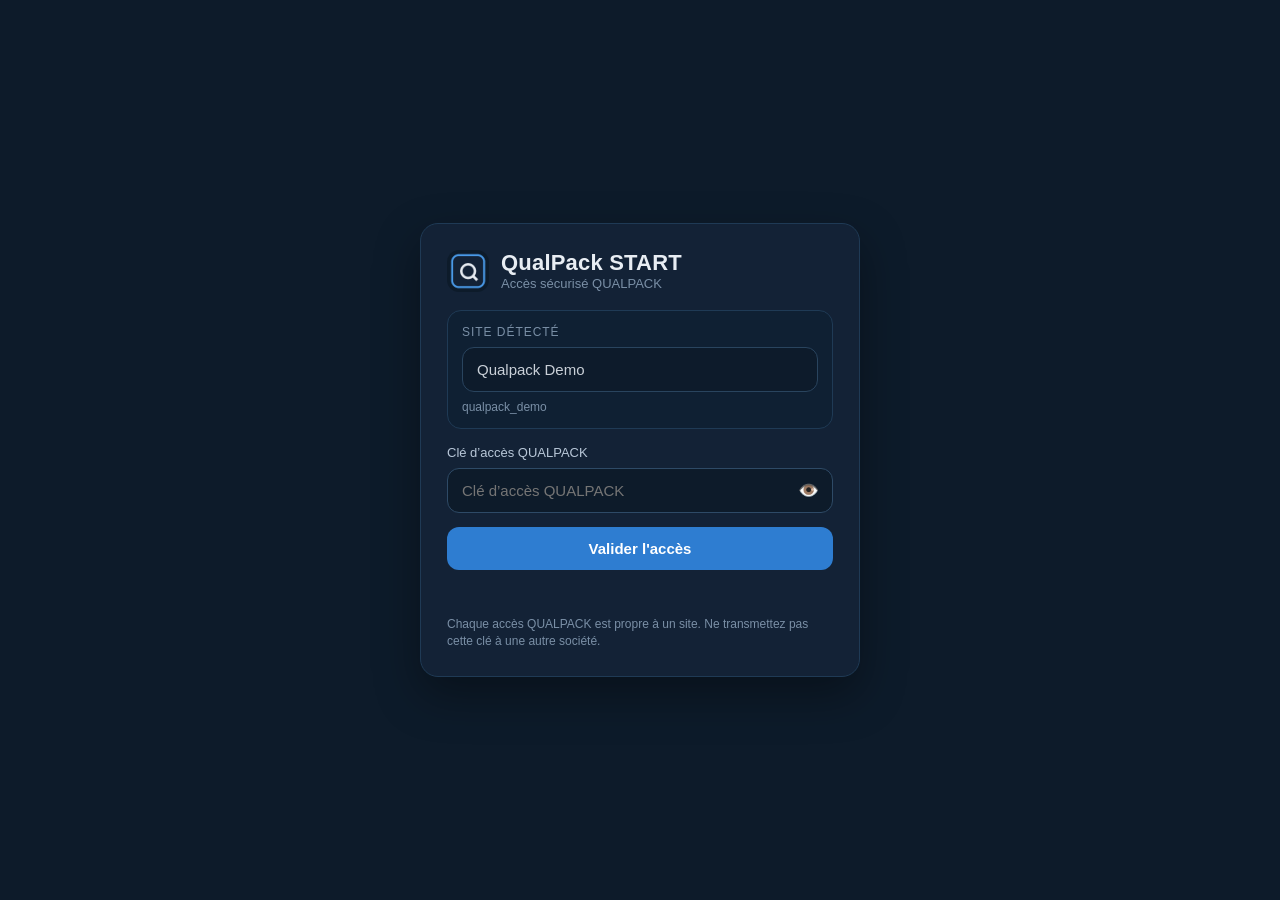
<file: demo.html>
<!DOCTYPE html>
<html lang="fr">
<head>
  <meta charset="UTF-8" />
  <meta name="viewport" content="width=device-width, initial-scale=1.0" />

  <title>QualPack — Mode démonstration</title>

  <meta name="theme-color" content="#0D1B2A" />
  <meta name="apple-mobile-web-app-capable" content="yes" />
  <meta name="mobile-web-app-capable" content="yes" />
  <meta name="apple-mobile-web-app-status-bar-style" content="black-translucent" />
  <meta name="apple-mobile-web-app-title" content="QP DEMO" />

  <link rel="manifest" href="./manifest-demo.json" />
  <link rel="apple-touch-icon" href="./assets/icon-192.png" />
  <link rel="icon" type="image/png" href="./assets/icon-192.png" />

  <style>
    body {
      margin: 0;
      min-height: 100vh;
      display: grid;
      place-items: center;
      background: #0D1B2A;
      color: #E8EDF3;
      font-family: system-ui, -apple-system, BlinkMacSystemFont, "Segoe UI", sans-serif;
    }

    .box {
      width: min(360px, calc(100vw - 32px));
      padding: 24px;
      border: 1px solid rgba(255,255,255,.12);
      border-radius: 18px;
      background: #132236;
      text-align: center;
    }

    .logo {
      width: 72px;
      height: 72px;
      border-radius: 18px;
      margin-bottom: 14px;
    }

    h1 {
      margin: 0 0 8px;
      font-size: 22px;
    }

    p {
      margin: 0 0 18px;
      color: #7A8FA6;
      font-size: 14px;
      line-height: 1.5;
    }

    a {
      display: inline-flex;
      align-items: center;
      justify-content: center;
      width: 100%;
      height: 46px;
      border-radius: 12px;
      background: #2E7DD1;
      color: white;
      text-decoration: none;
      font-weight: 700;
    }
  </style>
</head>

<body>
  <div class="box">
    <img class="logo" src="./assets/icon-192.png" alt="QualPack" />
    <h1>QualPack</h1>
    <p>Ouverture du mode démonstration terrain.</p>
    <a href="./app.html?site_id=qualpack_demo">Ouvrir la démo</a>
  </div>

  <script>
    setTimeout(() => {
      window.location.replace("./app.html?site_id=qualpack_demo");
    }, 600);
  </script>
</body>
</html>
</file>
<file: css/style.css>
/* ============================================================
   DESIGN SYSTEM — Inspiré Siemens Opcenter / Aveva MES
   Palette : Bleu marine industrie + Gris anthracite + Accents
   ============================================================ */
:root {
  /* Fond principal dark-industrial */
  --bg-app:       #0D1B2A;   /* fond global */
  --bg-card:      #132236;   /* cards */
  --bg-surface:   #1A2E45;   /* surfaces secondaires */
  --bg-input:     #0F2033;   /* champs de saisie */
  --bg-hover:     #1E3550;   /* hover */

  /* Textes */
  --text-primary:   #E8EDF3;
  --text-secondary: #7A8FA6;
  --text-muted:     #4A6278;
  --text-inverse:   #0D1B2A;

  /* Bordures */
  --border:       #1F3A55;
  --border-focus: #2E7DD1;

  /* Accent bleu — action principale */
  --blue:         #2E7DD1;
  --blue-light:   #4A9AE8;
  --blue-dark:    #1A5FA0;
  --blue-bg:      #0E2D4A;

  /* Conforme — vert industriel */
  --green:        #1AAB6D;
  --green-light:  #25C97F;
  --green-dark:   #0E7A4D;
  --green-bg:     #082A1C;
  --green-text:   #5DDBA8;

  /* Alerte — orange */
  --orange:       #E8891A;
  --orange-bg:    #2D1E08;
  --orange-text:  #F5B45A;

  /* Danger — rouge */
  --red:          #D63B3B;
  --red-bg:       #2D0E0E;
  --red-text:     #F07070;

  /* Typographie */
  --font-ui:   'DM Sans', sans-serif;
  --font-mono: 'JetBrains Mono', monospace;

  /* Espacements */
  --r-sm:  6px;
  --r-md:  10px;
  --r-lg:  14px;
}

* { box-sizing: border-box; margin: 0; padding: 0; -webkit-tap-highlight-color: transparent; }

html, body {
  height: 100%; overflow: hidden;
  font-family: var(--font-ui);
  background: var(--bg-app);
  color: var(--text-primary);
  font-size: 15px;
}

/* ================================================================
   IOS / PWA SAFE AREA
   ================================================================ */
@supports (padding-top: env(safe-area-inset-top)) {
  .app {
    padding-top: calc(env(safe-area-inset-top) - 12px);
  }
}

/* ---- LAYOUT ---- */
.app {
  display: flex; flex-direction: column;
  height: 100vh; height: 100dvh;
  max-width: 540px; margin: 0 auto;
  position: relative;
}

/* ---- HEADER ---- */
.header {
  flex-shrink: 0;
  background: var(--bg-card);
  border-bottom: 1px solid var(--border);
  padding: 0 16px;
  display: flex; align-items: center; justify-content: space-between;
  height: 56px;
}
.logo {
  display: flex; align-items: center; gap: 10px;
}
.logo-icon {
  width: 32px; height: 32px;
  background: var(--blue);
  border-radius: var(--r-sm);
  display: flex; align-items: center; justify-content: center;
  font-size: 16px;
}
.logo-text {
  font-size: 16px; font-weight: 600; letter-spacing: -0.3px;
  color: var(--text-primary);
}
.logo-text span { color: var(--blue-light); }
.logo-by {
  font-size: 16px; font-weight: 600; letter-spacing: -0.3px;
  color: var(--blue-light);
  white-space: nowrap;
}
.header-status {
  display: flex; align-items: center; gap: 6px;
  font-size: 11px; color: var(--text-muted);
  font-family: var(--font-mono);
}
.status-dot {
  width: 7px; height: 7px; border-radius: 50%;
  background: var(--green);
  box-shadow: 0 0 6px var(--green);
}
.status-dot.offline { background: var(--orange); box-shadow: 0 0 6px var(--orange); }

/* ---- CONTENT ---- */
.content {
  flex: 1; overflow-y: auto; overflow-x: hidden;
  padding: 16px;
  scroll-behavior: smooth;
}
.content::-webkit-scrollbar { width: 4px; }
.content::-webkit-scrollbar-track { background: transparent; }
.content::-webkit-scrollbar-thumb { background: var(--border); border-radius: 2px; }

/* ---- BOTTOM NAV ---- */
.bottom-nav {
  flex-shrink: 0;
  background: var(--bg-card);
  border-top: 1px solid var(--border);
  display: flex;
  height: 60px;
  padding-bottom: env(safe-area-inset-bottom);
}
.nav-item {
  flex: 1; display: flex; flex-direction: column;
  align-items: center; justify-content: center; gap: 3px;
  cursor: pointer; background: none; border: none;
  color: var(--text-muted); font-family: var(--font-ui);
  font-size: 10px; font-weight: 500;
  transition: color .15s;
  padding: 8px 0;
}
.nav-item.active { color: var(--blue-light); }
.nav-item svg { width: 22px; height: 22px; }

/* ---- SCREENS ---- */
.screen { display: none; animation: fadeIn .2s ease; }
.screen.active { display: block; }
@keyframes fadeIn { from { opacity: 0; transform: translateY(4px); } to { opacity: 1; transform: translateY(0); } }

/* ---- STEPS ---- */
.step { display: none; }
.step.active { display: block; }

/* ---- DASHBOARD ---- */
.dash-header {
  display: flex; align-items: center; justify-content: space-between;
  margin-bottom: 16px;
}
.dash-title { font-size: 15px; font-weight: 700; color: var(--text-primary); }
.dash-date { font-size: 11px; color: var(--text-muted); font-family: var(--font-mono); }

 .dash-header {
  display: flex; align-items: center; justify-content: space-between;
  margin-bottom: 16px;
}

.dash-title { 
  font-size: 15px; 
  font-weight: 700; 
  color: var(--text-primary); 
}

.dash-date { 
  font-size: 11px; 
  color: var(--text-muted); 
  font-family: var(--font-mono); 
}

/* Nouveau titre dashboard */
.dash-main-title {
  font-size: 26px;
  font-weight: 800;
  line-height: 1.1;
  margin: 0;
  color: var(--text-primary);
  letter-spacing: -0.04em;
}

.dash-main-subtitle {
  margin-top: 5px;
  font-size: 14px;
  color: var(--text-muted);
}

.dash-period {
  display: flex; gap: 6px; margin-bottom: 16px;
}   

.dash-period {
  display: flex; gap: 6px; margin-bottom: 16px;
}
.dp-btn {
  flex: 1; padding: 7px 0; border-radius: var(--r-sm);
  border: 1px solid var(--border); background: var(--bg-surface);
  color: var(--text-secondary); font-size: 12px; font-weight: 600;
  cursor: pointer; font-family: var(--font-ui);
  transition: all .15s;
}
.dp-btn.active {
  background: var(--blue-bg); border-color: var(--blue);
  color: var(--blue-light);
}

.kpi-grid {
  display: grid; grid-template-columns: 1fr 1fr; gap: 10px;
  margin-bottom: 16px;
}
.kpi-card {
  background: var(--bg-card); border: 1px solid var(--border);
  border-radius: var(--r-md); padding: 14px 14px 12px;
  position: relative; overflow: hidden;
}
.kpi-card::before {
  content: ''; position: absolute; top: 0; left: 0;
  width: 3px; height: 100%;
}
.kpi-card.blue::before  { background: var(--blue); }
.kpi-card.green::before { background: var(--green); }
.kpi-card.orange::before{ background: var(--orange); }
.kpi-card.red::before   { background: var(--red); }
.kpi-icon { font-size: 18px; margin-bottom: 6px; }
.kpi-svg-icon {
  width: 20px; height: 20px; margin-bottom: 8px;
  color: var(--text-muted); flex-shrink: 0;
}
.kpi-svg-icon svg { width: 20px; height: 20px; display: block; }
.kpi-trend { margin-top: 5px; }

/* Trend badge */
.trend {
  display: inline-flex; align-items: center; gap: 3px;
  font-size: 10px; font-weight: 700; font-family: var(--font-mono);
  padding: 2px 6px; border-radius: 20px; white-space: nowrap;
}
.trend.good  { background: var(--green-bg);  color: var(--green-text); }
.trend.bad   { background: var(--red-bg);    color: var(--red-text); }
.trend.flat  { background: var(--bg-surface);color: var(--text-muted); }
.trend-arrow { width: 10px; height: 10px; display: inline-block; vertical-align: middle; }
.kpi-val {
  font-size: 26px; font-weight: 700; line-height: 1;
  font-family: var(--font-mono); color: var(--text-primary);
}
.kpi-val.green { color: var(--green-text); }
.kpi-val.orange { color: var(--orange-text); }
.kpi-val.red { color: var(--red-text); }
.kpi-label { font-size: 11px; color: var(--text-muted); margin-top: 4px; }

.dash-section-title {
  font-size: 11px; font-weight: 700; letter-spacing: .8px;
  color: var(--text-muted); text-transform: uppercase;
  margin: 16px 0 8px;
}

/* Taux de conformité bar */
.conform-bar-wrap {
  background: var(--bg-card); border: 1px solid var(--border);
  border-radius: var(--r-md); padding: 14px; margin-bottom: 10px;
}
.cb-top { display: flex; justify-content: space-between; align-items: baseline; margin-bottom: 8px; }
.cb-label { font-size: 13px; font-weight: 600; color: var(--text-primary); }
.cb-pct { font-size: 20px; font-weight: 700; font-family: var(--font-mono); }
.cb-pct.green  { color: var(--green-text); }
.cb-pct.orange { color: var(--orange-text); }
.cb-pct.red    { color: var(--red-text); }
.cb-track {
  height: 8px; background: var(--bg-surface); border-radius: 4px; overflow: hidden;
}
.cb-fill {
  height: 100%; border-radius: 4px;
  transition: width .5s ease;
}
.cb-fill.green  { background: var(--green); }
.cb-fill.orange { background: var(--orange); }
.cb-fill.red    { background: var(--red); }
.cb-sub { font-size: 11px; color: var(--text-muted); margin-top: 6px; }

/* Produits ranking */
.prod-row {
  background: var(--bg-card); border: 1px solid var(--border);
  border-radius: var(--r-sm); padding: 10px 12px;
  display: flex; align-items: center; gap: 10px; margin-bottom: 6px;
}
.pr-rank { font-size: 11px; color: var(--text-muted); font-family: var(--font-mono); width: 20px; }
.pr-info { flex: 1; }
.pr-name { font-size: 13px; font-weight: 600; color: var(--text-primary); }
.pr-meta { font-size: 11px; color: var(--text-muted); }
.pr-badge { font-size: 11px; font-weight: 700; padding: 3px 8px; border-radius: 20px; }
.pr-badge.ok     { background: var(--green-bg); color: var(--green-text); }
.pr-badge.warn   { background: var(--orange-bg); color: var(--orange-text); }
.pr-badge.err    { background: var(--red-bg); color: var(--red-text); }

/* Alertes */
.alert-item {
  display: flex; align-items: flex-start; gap: 10px;
  background: var(--bg-card); border: 1px solid var(--border);
  border-radius: var(--r-sm); padding: 10px 12px; margin-bottom: 6px;
}
.alert-item.warn  { border-left: 3px solid var(--orange); }
.alert-item.err   { border-left: 3px solid var(--red); }
.alert-item.info  { border-left: 3px solid var(--blue); }
.alert-dot { font-size: 16px; flex-shrink: 0; margin-top: 1px; }
.alert-svg-icon {
  width: 18px; height: 18px; flex-shrink: 0; margin-top: 1px;
}
.alert-svg-icon svg { width: 18px; height: 18px; display: block; }
.alert-item.warn  .alert-svg-icon { color: var(--orange); }
.alert-item.err   .alert-svg-icon { color: var(--red); }
.alert-item.info  .alert-svg-icon { color: var(--green); }
.alert-body { flex: 1; }
.alert-title { font-size: 12px; font-weight: 700; color: var(--text-primary); }
.alert-meta  { font-size: 11px; color: var(--text-muted); margin-top: 2px; }

/* Tendance sparkline (canvas-free mini-chart) */
.sparkline-wrap {
  background: var(--bg-card); border: 1px solid var(--border);
  border-radius: var(--r-md); padding: 14px; margin-bottom: 10px;
}
.sl-title { font-size: 12px; font-weight: 600; color: var(--text-secondary); margin-bottom: 10px; }
.sl-bars {
  display: flex; align-items: flex-end; gap: 4px; height: 52px;
}
.sl-bar-wrap { flex: 1; display: flex; flex-direction: column; align-items: center; gap: 3px; }
.sl-bar {
  width: 100%; border-radius: 3px 3px 0 0; min-height: 3px;
  transition: height .4s ease;
}
.sl-bar.ok     { background: var(--green); }
.sl-bar.warn   { background: var(--orange); }
.sl-bar.err    { background: var(--red); }
.sl-bar.empty  { background: var(--bg-surface); }
.sl-lbl { font-size: 9px; color: var(--text-muted); font-family: var(--font-mono); }

.kpi-val.small { font-size: 14px; font-weight: 600; padding-top: 4px; }

/* Blocs dashboard */
.dash-block {
  background: var(--bg-card);
  border: 1px solid var(--border);
  border-radius: var(--r-lg);
  padding: 14px;
  margin-bottom: 12px;
}
.dash-block-header {
  display: flex; align-items: center; justify-content: space-between;
  margin-bottom: 14px;
  padding-bottom: 10px;
  border-bottom: 1px solid var(--border);
}
.dbh-left { display: flex; align-items: center; gap: 8px; }
.dbh-icon { font-size: 16px; }
.dbh-svg-icon { width: 18px; height: 18px; color: var(--blue-light); }
.dbh-svg-icon svg { width: 18px; height: 18px; display: block; }
.dbh-title { font-size: 14px; font-weight: 700; color: var(--text-primary); }
.dbh-sub {
  font-size: 11px; color: var(--text-muted);
  font-family: var(--font-mono);
  background: var(--bg-surface);
  padding: 3px 8px; border-radius: 20px;
}
.dash-block .kpi-grid { margin-bottom: 12px; }
.dash-block .conform-bar-wrap { margin-bottom: 8px; }
.dash-block .conform-bar-wrap:last-child { margin-bottom: 0; }
  text-align: center; padding: 48px 24px;
  color: var(--text-muted);
}
.empty-dash .ed-icon { font-size: 36px; margin-bottom: 12px; }
.empty-dash .ed-title { font-size: 14px; font-weight: 600; color: var(--text-secondary); margin-bottom: 6px; }
.empty-dash .ed-sub { font-size: 12px; line-height: 1.5; }



/* ---- DASHBOARD V8 ---- */
.dash-header.v2 { align-items: flex-start; margin-bottom: 12px; }
.dash-subtitle { font-size: 11px; color: var(--text-muted); margin-top: 3px; }
.dash-toolbar {
  background: var(--bg-card); border: 1px solid var(--border);
  border-radius: var(--r-lg); padding: 12px; margin-bottom: 12px;
}
.dash-filters-grid {
  display: grid; grid-template-columns: 1fr; gap: 8px; margin: 10px 0 8px;
}
.dash-select {
  width: 100%; padding: 11px 13px; background: var(--bg-input);
  border: 1px solid var(--border); border-radius: var(--r-md);
  color: var(--text-primary); font-family: var(--font-ui); font-size: 13px;
  appearance: none; -webkit-appearance: none;
  background-image: url("data:image/svg+xml,%3Csvg xmlns='http://www.w3.org/2000/svg' width='12' height='8' viewBox='0 0 12 8'%3E%3Cpath d='M1 1l5 5 5-5' stroke='%234A6278' stroke-width='1.5' fill='none' stroke-linecap='round'/%3E%3C/svg%3E");
  background-repeat: no-repeat; background-position: right 13px center; padding-right: 36px;
}
.dash-actions-row { display:flex; gap:8px; }
.btn-mini { margin-top: 0; padding: 10px 12px; font-size: 12px; }

.status-hero {
  background: linear-gradient(180deg, rgba(255,255,255,0.02), rgba(0,0,0,0.03)), var(--bg-card);
  border: 1px solid var(--border); border-radius: var(--r-lg); padding: 14px; margin-bottom: 12px;
  position: relative; overflow: hidden;
}
.status-hero::before {
  content:''; position:absolute; left:0; top:0; width:4px; height:100%; background:var(--blue);
}
.status-hero.ok::before { background: var(--green); }
.status-hero.warn::before { background: var(--orange); }
.status-hero.err::before { background: var(--red); }
.status-top { display:flex; align-items:center; justify-content:space-between; gap:8px; margin-bottom:10px; }
.status-chip {
  display:inline-flex; align-items:center; gap:6px; padding:5px 10px; border-radius:999px;
  font-size:11px; font-weight:700; letter-spacing:.02em;
}
.status-chip.ok { background:var(--green-bg); color:var(--green-text); }
.status-chip.warn { background:var(--orange-bg); color:var(--orange-text); }
.status-chip.err { background:var(--red-bg); color:var(--red-text); }
.status-chip.info { background:var(--blue-bg); color:var(--blue-light); }
.status-title { font-size: 13px; color: var(--text-muted); text-transform: uppercase; letter-spacing: .06em; }
.status-main { font-size: 24px; font-weight: 700; letter-spacing: -.03em; }
.status-sub { font-size: 12px; color: var(--text-secondary); margin-top: 4px; line-height: 1.45; }
.status-meta-grid { display:grid; grid-template-columns: repeat(3, 1fr); gap:8px; margin-top:12px; }
.status-meta-card {
  background: var(--bg-surface); border:1px solid var(--border); border-radius: var(--r-md); padding: 10px;
}
.status-meta-label { font-size:10px; text-transform:uppercase; color:var(--text-muted); letter-spacing:.05em; }
.status-meta-val { font-size:13px; font-weight:700; margin-top:4px; }

.kpi-grid.kpi-grid-4 { grid-template-columns: 1fr 1fr; }
.dash-two-col { display:grid; grid-template-columns:1fr; gap:12px; }
.dash-list-card {
  background: var(--bg-surface); border:1px solid var(--border); border-radius: var(--r-md); padding: 12px;
}
.dash-list-title { font-size:12px; font-weight:700; margin-bottom:8px; color:var(--text-secondary); }
.sync-grid { display:grid; grid-template-columns: 1fr 1fr; gap:10px; margin-top:10px; }
.sync-card {
  background: var(--bg-surface); border:1px solid var(--border); border-radius: var(--r-md); padding: 10px 12px;
}
.sync-card.full { grid-column: 1 / -1; }
.sync-label { font-size:11px; color: var(--text-muted); }
.sync-value { font-size:16px; font-weight:700; margin-top:4px; }
.alert-actions { display:flex; gap:8px; margin-top:8px; flex-wrap:wrap; }
.alert-btn {
  border:none; border-radius: 999px; padding:6px 10px; font-size:11px; font-weight:700;
  cursor:pointer; background:var(--blue-bg); color:var(--blue-light);
}
.alert-btn.secondary { background: var(--bg-surface); color: var(--text-secondary); border: 1px solid var(--border); }
.dash-empty-mini { color: var(--text-muted); font-size: 12px; line-height: 1.45; }
@media (min-width: 440px) {
  .dash-filters-grid { grid-template-columns: 1fr 1fr 1fr; }
}

/* ============================================================
   DASHBOARD QUALITÉ PRO V26
   ============================================================ */

.dash-pro-grid {
  display: grid;
  grid-template-columns: repeat(3, 1fr);
  gap: 12px;
  margin-bottom: 16px;
}

.dash-pro-card {
  background: var(--bg-card);
  border: 1px solid var(--border);
  border-radius: var(--r-lg);
  padding: 18px;
}

.dpc-label {
  font-size: 11px;
  color: var(--text-muted);
  text-transform: uppercase;
  letter-spacing: .05em;
  margin-bottom: 10px;
}

.dpc-value {
  font-size: 28px;
  font-weight: 700;
  font-family: var(--font-mono);
  color: var(--text-primary);
}

.dpc-value.green {
  color: var(--green-text);
}

.dpc-value.orange {
  color: var(--orange-text);
}

.dpc-value.red {
  color: var(--red-text);
}

@media (max-width: 1100px) {

  .dash-pro-grid {
    grid-template-columns: repeat(2, 1fr);
  }

}

@media (max-width: 768px) {

  .dash-pro-grid {
    grid-template-columns: 1fr;
  }

}

/* ============================================================
   DASHBOARD PRO COCKPIT V26
   ============================================================ */

.dash-pro-cockpit {
  display: grid;
  grid-template-columns: 210px 1fr;
  gap: 16px;
  min-height: calc(100vh - 190px);
}

.dash-pro-sidebar,
.dash-pro-panel,
.dash-pro-kpi {
  background: var(--bg-card);
  border: 1px solid var(--border);
  border-radius: var(--r-lg);
}

.dash-detector-watch {
  display: flex;
  flex-direction: column;
  gap: 10px;
  margin-top: 12px;
}

.dash-detector-row {
  display: flex;
  align-items: center;
  justify-content: space-between;
  gap: 10px;
  padding: 10px 12px;
  border-radius: 12px;
  background: rgba(255,255,255,0.04);
  border: 1px solid rgba(255,255,255,0.06);
}

.dash-detector-row span {
  font-size: 12px;
  color: #9FB1C5;
}

.dash-detector-row strong {
  font-size: 13px;
  color: #EAF2FF;
  text-align: right;
}

.dash-detector-row.ok {
  border-color: rgba(60, 180, 120, 0.25);
}

.dash-detector-row.warn {
  border-color: rgba(240, 170, 70, 0.28);
}

.dash-detector-row.neutral {
  border-color: rgba(120, 160, 210, 0.22);
}

.dash-detector-row.danger {
  border-color: rgba(240, 90, 90, 0.28);
}

.dash-pro-sidebar {
  padding: 16px;
}

.dash-pro-side-title {
  font-size: 11px;
  text-transform: uppercase;
  color: var(--text-muted);
  letter-spacing: .08em;
  margin-bottom: 14px;
}

.dash-pro-side-item {
  padding: 10px 0;
  border-bottom: 1px solid var(--border);
}

.dash-pro-side-item span {
  display: block;
  font-size: 11px;
  color: var(--text-muted);
}

.dash-pro-side-item strong {
  display: block;
  font-size: 14px;
  margin-top: 4px;
}

.dash-pro-main {
  min-width: 0;
  position: relative;
}

.dash-pro-top {
  position: absolute;
  right: 22px;
  top: 0;
  margin-bottom: 0;
}

.dash-pro-top h2 {
  font-size: 24px;
  margin: 0;
}

.dash-pro-top p {
  color: var(--text-muted);
  font-size: 13px;
  margin-top: 4px;
}

.dash-pro-badge {
  padding: 7px 12px;
  border-radius: 999px;
  font-size: 12px;
  font-weight: 700;
}

.dash-pro-badge.ok { background: var(--green-bg); color: var(--green-text); }
.dash-pro-badge.warn { background: var(--orange-bg); color: var(--orange-text); }
.dash-pro-badge.err { background: var(--red-bg); color: var(--red-text); }

.dash-pro-report-btn{
  border:1px solid rgba(120,160,255,.25);
  background:rgba(40,60,110,.28);
  color:#dfe9ff;
  border-radius:999px;
  padding:8px 12px;
  font-size:12px;
  font-weight:700;
  cursor:pointer;
  transition:.2s;
  white-space:nowrap;
}

.dash-pro-report-btn:hover{
  background:rgba(70,100,180,.35);
  border-color:rgba(120,160,255,.45);
}    

.dash-pro-period-card {
  display: inline-flex;
  align-items: center;
  gap: 10px;

  width: fit-content;
  margin: 0;
  padding: 9px 13px;

  border-radius: 13px;
  background: rgba(19, 34, 54, .85);
  border: 1px solid var(--border);

  color: var(--text-secondary);
}

.dash-pro-period-card span {
  font-size: 10px;
  text-transform: uppercase;
  letter-spacing: .06em;
  color: var(--text-muted);
}

.dash-pro-period-card strong {
  font-size: 13px;
  color: var(--text-primary);
  font-weight: 700;
}

.dash-pro-kpis {
  display: grid;
  grid-template-columns: repeat(5, 1fr);
  gap: 10px;
  margin-bottom: 12px;
}

.dash-pro-kpi {
  position: relative;
  padding: 14px;
  min-height: 96px;
}

.dash-pro-kpi span {
  display: block;
  font-size: 10px;
  color: var(--text-muted);
  text-transform: uppercase;
  letter-spacing: .06em;
}

.dash-pro-kpi strong {
  display: block;
  font-size: 27px;
  font-family: var(--font-mono);
  margin-top: 8px;
}

.dash-pro-kpi strong.ok { color: var(--green-text); }
.dash-pro-kpi strong.warn { color: var(--orange-text); }
.dash-pro-kpi strong.err { color: var(--red-text); }

.dash-pro-kpi small {
  display: block;
  color: var(--text-secondary);
  font-size: 11px;
  margin-top: 4px;
}

.dash-pro-grid-main {
  display: grid;
  grid-template-columns: 1.45fr 1fr 1fr;
  gap: 12px;
  margin-bottom: 12px;
}

.dash-pro-panel {
  padding: 14px;
  min-width: 0;
}

.dash-pro-panel-title {
  font-size: 13px;
  font-weight: 700;
  margin-bottom: 12px;
}

.dash-pro-spark {
  height: 150px;
  display: flex;
  align-items: flex-end;
  gap: 8px;
  border-bottom: 1px solid var(--border);
  padding: 10px 6px 0;
}

.dash-pro-spark i {
  flex: 1;
  display: block;
  background: var(--green);
  border-radius: 6px 6px 0 0;
  opacity: .85;
}

/* =========================
   KPI — TITRES COLORÉS
========================= */

.dash-kpi-title {
  font-size: 12px;
  font-weight: 700;
  letter-spacing: .3px;
  text-transform: uppercase;
}

.dash-kpi-title.ok {
  color: var(--green-text);
}

.dash-kpi-title.warn {
  color: var(--orange-text);
}

.dash-kpi-title.err {
  color: var(--red-text);
}

.dash-kpi-title.info {
  color: #7dc3ff;
}

.dash-kpi-progress {
  height: 7px;
  margin-top: 10px;
  border-radius: 999px;
  background: rgba(255,255,255,.08);
  overflow: hidden;
  border: 1px solid rgba(255,255,255,.08);
}

.dash-kpi-progress > div {
  height: 100%;
  width: calc(var(--qp) * 1%);
  border-radius: 999px;
}

.dash-kpi-progress.ok > div {
  background: linear-gradient(90deg, var(--green), var(--green-text));
}

.dash-kpi-progress.warn > div {
  background: linear-gradient(90deg, var(--orange), var(--orange-text));
}

.dash-kpi-progress.err > div {
  background: linear-gradient(90deg, var(--red), var(--red-text));
}

.dash-kpi-donut {
  position: absolute;
  top: 22px;
  right: 22px;

  width: 44px;
  height: 44px;
  border-radius: 50%;

  background:
    conic-gradient(
      var(--donut-color) 0 calc(var(--donut-value) * 1%),
      rgba(255,255,255,.14) calc(var(--donut-value) * 1%) 100%
    );

  box-shadow:
    inset 0 0 0 1px rgba(255,255,255,.08);
}

.dash-kpi-donut::after {
  content: "";
  position: absolute;

  width: 24px;
  height: 24px;
  top: 50%;
  left: 50%;
  transform: translate(-50%, -50%);

  border-radius: 50%;
  background: #132236;

  box-shadow:
    inset 0 0 0 1px rgba(255,255,255,.05);
}

.dash-kpi-donut.ok {
  --donut-color: #22c55e;
}

.dash-kpi-donut.warn {
  --donut-color: #f59e0b;
}

.dash-kpi-donut.err {
  --donut-color: #ef4444;
}

.dash-kpi-gauge {
  width: 100%;
  height: 8px;
  margin-top: 12px;
  border-radius: 999px;
  background: rgba(255,255,255,.10);
  overflow: hidden;
  border: 1px solid rgba(255,255,255,.12);
}

.dash-kpi-gauge > div {
  height: 100%;
  width: calc(var(--gauge-value, 0) * 1%);
  min-width: 4px;
  border-radius: 999px;
}

.dash-kpi-gauge.ok > div {
  background: linear-gradient(90deg, #22c55e, #86efac);
}

.dash-kpi-gauge.warn > div {
  background: linear-gradient(90deg, #f59e0b, #fbbf24);
}

.dash-kpi-gauge.err > div {
  background: linear-gradient(90deg, #ef4444, #fca5a5);
}

.dash-kpi-sparkline {
  position: absolute;
  right: 18px;
  bottom: 38px;
  width: 72px;
  height: 34px;
  opacity: .95;
}

.dash-kpi-sparkline polyline {
  fill: none;
  stroke: #7dc3ff;
  stroke-width: 2;
  stroke-linecap: round;
  stroke-linejoin: round;
}

.dash-kpi-sparkline polygon {
  fill: rgba(125,195,255,.10);
}

.dash-kpi-alert-icon {
  position: absolute;
  right: 20px;
  bottom: 34px;

  width: 38px;
  height: 38px;
  border-radius: 12px;

  display: flex;
  align-items: center;
  justify-content: center;

  font-size: 20px;
  font-weight: 800;

  background: rgba(239,68,68,.12);
  border: 1px solid rgba(239,68,68,.35);
  color: #fca5a5;
}

.dash-kpi-alert-icon.ok {
  background: rgba(34,197,94,.12);
  border-color: rgba(34,197,94,.35);
  color: #86efac;
}

.dash-kpi-alert-icon.warn {
  background: rgba(245,158,11,.12);
  border-color: rgba(245,158,11,.35);
  color: #fbbf24;
}

.dash-kpi-alert-icon.err {
  background: rgba(239,68,68,.12);
  border-color: rgba(239,68,68,.35);
  color: #fca5a5;
}

/* ============================================================
   COURBE CONFORMITÉ V26
   ============================================================ */

.dash-pro-linechart {
  height: 160px;
  width: 100%;
}

.dash-pro-linechart svg {
  width: 100%;
  height: 100%;
}

.dash-pro-target-line {
  stroke: rgba(255,255,255,.15);
  stroke-width: 2;
  stroke-dasharray: 6 6;
}

.dash-pro-point {
  fill: rgba(255,255,255,.55);
}

.dash-pro-point.active {
  fill: #ffffff;
}    

.dash-pro-chart-caption {
  font-size: 11px;
  color: var(--text-muted);
  margin-top: 8px;
}

.dash-pro-donut {
  width: 138px;
  height: 138px;
  border-radius: 50%;
  margin: 4px auto 10px;
  background:
    conic-gradient(
      var(--red) 0 calc(var(--tu1) * 1%),
      var(--orange) calc(var(--tu1) * 1%) calc((var(--tu1) + var(--tu2)) * 1%),
      var(--green) 0 100%
    );
  display: grid;
  place-items: center;
}

.dash-pro-donut > div {
  width: 78px;
  height: 78px;
  border-radius: 50%;
  background: var(--bg-card);
  display: grid;
  place-items: center;
  text-align: center;
}

.dash-pro-donut strong {
  font-size: 22px;
  line-height: 1;
}

.dash-pro-donut span {
  display: block;
  font-size: 10px;
  color: var(--text-muted);
}

.dash-pro-legend {
  display: flex;
  justify-content: center;
  gap: 14px;
  font-size: 11px;
  color: var(--text-secondary);
}

.dash-pro-legend b {
  display: inline-block;
  width: 8px;
  height: 8px;
  border-radius: 50%;
  margin-right: 5px;
}

.red-dot { background: var(--red); }
.orange-dot { background: var(--orange); }

.dash-pro-top-product {
  display: grid;
  grid-template-columns: 28px 1fr 48px 44px;
  gap: 8px;
  align-items: center;
  padding: 9px 0;
  border-bottom: 1px solid var(--border);
  font-size: 12px;
}

.dash-pro-top-product:last-child {
  border-bottom: none;
}

.dash-pro-top-product span,
.dash-pro-top-product em {
  color: var(--text-muted);
  font-style: normal;
}

.dash-pro-top-product b {
  text-align: right;
  color: var(--red-text);
}

.dash-pro-bottom {
  display: grid;
  grid-template-columns: 1.6fr .9fr;
  gap: 12px;
}

.dash-pro-table {
  width: 100%;
  border-collapse: collapse;
  font-size: 12px;
}

.dash-pro-table th {
  text-align: left;
  color: var(--text-muted);
  font-size: 10px;
  text-transform: uppercase;
  padding: 8px 6px;
  border-bottom: 1px solid var(--border);
}

.dash-pro-table td {
  padding: 8px 6px;
  border-bottom: 1px solid var(--border);
}

.dash-pro-of-scroll {
  max-height: 238px;
  overflow-y: auto;
  overflow-x: hidden;
  padding-right: 4px;
}

.dash-pro-of-scroll::-webkit-scrollbar {
  width: 5px;
}

.dash-pro-of-scroll::-webkit-scrollbar-track {
  background: transparent;
}

.dash-pro-of-scroll::-webkit-scrollbar-thumb {
  background: var(--border);
  border-radius: 999px;
}

.dash-pro-of-scroll thead th {
  position: sticky;
  top: 0;
  background: var(--bg-card);
  z-index: 2;
}

.dash-pro-status {
  display: inline-block;
  padding: 3px 8px;
  border-radius: 999px;
  font-size: 10px;
  font-weight: 700;
}

.dash-pro-status.ok {
  background: var(--green-bg);
  color: var(--green-text);
}

.dash-pro-status.warn {
  background: var(--orange-bg);
  color: var(--orange-text);
}

.dash-pro-alert {
  border-left: 3px solid var(--border);
  padding: 9px 10px;
  background: var(--bg-surface);
  border-radius: var(--r-md);
  margin-bottom: 8px;
}

.dash-pro-alert.err { border-left-color: var(--red); }
.dash-pro-alert.warn { border-left-color: var(--orange); }
.dash-pro-alert.ok { border-left-color: var(--green); }

.dash-pro-alert strong {
  display: block;
  font-size: 12px;
}

.dash-pro-alert span {
  display: block;
  font-size: 11px;
  color: var(--text-muted);
  margin-top: 3px;
}

.dash-pro-reco {
  margin-top: 10px;
  background: var(--green-bg);
  border: 1px solid var(--green-dark);
  border-radius: var(--r-md);
  padding: 10px;
}

.dash-pro-reco strong {
  display: block;
  color: var(--green-text);
  font-size: 12px;
}

.dash-pro-reco span {
  display: block;
  color: var(--text-secondary);
  font-size: 11px;
  margin-top: 4px;
}

.dash-pro-empty {
  color: var(--text-muted);
  font-size: 12px;
  padding: 12px 0;
}

@media (max-width: 1100px) {
  .dash-pro-cockpit {
    grid-template-columns: 1fr;
  }

  .dash-pro-sidebar {
    display: none;
  }

  .dash-pro-kpis {
    grid-template-columns: repeat(3, 1fr);
  }

  .dash-pro-grid-main,
  .dash-pro-bottom {
    grid-template-columns: 1fr;
  }
}
    
/* Logo sidebar desktop caché par défaut sur mobile */
.desktop-side-logo {
  display: none;
}

.desktop-side-filters {
  display: none;
}
    
/* ============================================================
   LAYOUT DESKTOP — DASHBOARD QUALITÉ PRO V26
   ============================================================ */

@media (min-width: 768px) {

  .header .logo {
    display: none;
  }

  .header {
    justify-content: flex-end;
  }

  .app {
    max-width: none;
    width: 100%;
    padding-left: 220px;
  }

  .content {
    padding: 16px 22px;
  }

  .bottom-nav {
    position: fixed;
    left: 12px;
    top: 14px;
    bottom: 14px;

    width: 190px;
    height: auto;

    z-index: 50;

    display: flex;
    flex-direction: column;
    gap: 6px;

    overflow-y: auto;
    overflow-x: hidden;

    background:
      linear-gradient(
        180deg,
        rgba(20,35,56,.98),
        rgba(14,24,40,.98)
      );

    border: 1px solid var(--border);
    border-radius: 18px;

    padding: 14px 10px 12px;

    box-shadow:
      0 18px 40px rgba(0,0,0,.32),
      inset 0 1px 0 rgba(255,255,255,.03);
  }

  .desktop-side-logo {
    display: flex;
    align-items: center;
    gap: 10px;

    padding: 8px 8px 16px;
    margin-bottom: 8px;

    border-bottom: 1px solid rgba(255,255,255,.06);
  }

  .desktop-side-logo img {
    width: 38px;
    height: 38px;
    border-radius: 10px;

    box-shadow: 0 0 12px rgba(46,125,209,.25);
  }

  .desktop-side-logo-text strong {
    display: block;
    font-size: 18px;
    line-height: 1;
    color: var(--text-primary);
  }

  .desktop-side-logo-text span {
    display: block;
    margin-top: 3px;

    font-size: 9px;
    font-weight: 700;
    letter-spacing: .08em;

    color: var(--blue-light);
  }

  .bottom-nav .nav-item {
    flex: 0;

    width: 100%;
    height: 44px;

    border-radius: 10px;

    padding: 0 14px;

    display: flex;
    flex-direction: row;

    align-items: center;
    justify-content: flex-start;

    gap: 12px;

    font-size: 12px;
    font-weight: 600;

    margin-bottom: 4px;

    transition:
      background .18s,
      border-color .18s,
      color .18s;
  }

  .bottom-nav .nav-item svg {
    width: 18px;
    height: 18px;

    flex-shrink: 0;
  }

  .bottom-nav .nav-item.active {
    background: rgba(46,125,209,.18);

    border: 1px solid rgba(74,154,232,.28);

    color: var(--blue-light);

    box-shadow:
      inset 0 1px 0 rgba(255,255,255,.03),
      0 0 16px rgba(46,125,209,.12);
  }

  /* Toolbar haute masquée uniquement sur desktop : les filtres actifs sont dans la sidebar */
  #screen-dashboard .dash-toolbar {
    display: none;
  }

  /* Filtres dashboard dans sidebar desktop */
  .desktop-side-filters {
    display: block;
    margin-top: 14px;
    padding: 14px 12px;
    background: rgba(15, 32, 51, .72);
    border: 1px solid var(--border);
    border-radius: 12px;
  }

  .desktop-side-filters-title {
    font-size: 11px;
    text-transform: uppercase;
    letter-spacing: .08em;
    color: var(--text-muted);
    margin-bottom: 12px;
  }

  .side-period-buttons {
    display: grid;
    grid-template-columns: 1fr 1fr;
    gap: 6px;
    margin-bottom: 12px;
  }

  .side-dp-btn {
    height: 32px;
    border-radius: 8px;
    border: 1px solid var(--border);
    background: var(--bg-surface);
    color: var(--text-secondary);
    font-size: 11px;
    font-weight: 700;
    cursor: pointer;
    font-family: var(--font-ui);
  }

  .side-dp-btn.active {
    background: var(--blue-bg);
    border-color: var(--blue);
    color: var(--blue-light);
  }

  .side-filter-field {
    margin-bottom: 10px;
  }

  .side-filter-field label {
    display: block;
    font-size: 10px;
    color: var(--text-muted);
    margin-bottom: 5px;
  }

  .side-filter-field select {
    width: 100%;
    padding: 9px 10px;
    background: var(--bg-input);
    border: 1px solid var(--border);
    border-radius: 8px;
    color: var(--text-primary);
    font-size: 11px;
    font-family: var(--font-ui);
    appearance: none;
    -webkit-appearance: none;
  }

  .side-refresh-btn {
    width: 100%;
    margin-top: 4px;
    padding: 10px;
    border-radius: 9px;
    border: 1px solid var(--blue-dark);
    background: var(--blue-bg);
    color: var(--blue-light);
    font-size: 11px;
    font-weight: 700;
    cursor: pointer;
    font-family: var(--font-ui);
  }

  /* Compactage cockpit desktop */
  .dash-pro-cockpit {
    gap: 12px;
    min-height: auto;
  }

  .dash-pro-sidebar {
    padding: 13px;
  }

 .dash-pro-top {
  position: absolute;
  right: 22px;
  top: -40px;
  margin-bottom: 0;

  display: flex;
  align-items: center;
  gap: 75px;
}

  .dash-pro-top h2 {
    font-size: 21px;
  }

  .dash-pro-kpis {
  gap: 12px;
  margin-bottom: 14px;
}

 .dash-pro-kpi {
  padding: 18px 16px;
  min-height: 118px;
}

.dash-pro-kpi strong {
  font-size: 32px;
  margin-top: 10px;
}

  .dash-pro-grid-main {
    gap: 10px;
    margin-bottom: 10px;
  }

  .dash-pro-panel {
    padding: 12px;
  }

  .dash-pro-panel-title {
    margin-bottom: 9px;
  }

  .dash-pro-linechart {
    height: 130px;
  }

  .dash-pro-donut {
    width: 118px;
    height: 118px;
  }

  .dash-pro-donut > div {
    width: 68px;
    height: 68px;
  }

}
    

/* ---- LOGOUT QUALPACK ---- */
.sidebar-logout-btn {
  display: flex;
  align-items: center;
  justify-content: center;
  gap: 6px;
  border: 0;
  background: none;
  color: #F07070;
  font-family: var(--font-ui);
  font-size: 10px;
  font-weight: 700;
  cursor: pointer;
  padding: 8px 0;
}

@media (min-width: 768px) {
  .sidebar-logout-btn {
    width: 100%;
    min-height: 38px;
    margin-top: auto;
    border-radius: 10px;
    border: 1px solid rgba(240,112,112,.28);
    background: rgba(214,59,59,.08);
    font-size: 11px;
    font-weight: 800;
    letter-spacing: .02em;
  }

  .sidebar-logout-btn:hover {
    background: rgba(214,59,59,.14);
    border-color: rgba(240,112,112,.45);
  }
}

/* ---- STEP INDICATOR ---- */
.step-indicator {
  display: flex; align-items: center; gap: 0;
  margin-bottom: 20px;
}
.si-item {
  display: flex; align-items: center; gap: 8px;
  font-size: 11px; font-weight: 500; color: var(--text-muted);
}
.si-item.active { color: var(--blue-light); }
.si-item.done { color: var(--green); }
.si-num {
  width: 22px; height: 22px; border-radius: 50%;
  border: 1.5px solid currentColor;
  display: flex; align-items: center; justify-content: center;
  font-size: 11px; flex-shrink: 0;
}
.si-item.done .si-num { background: var(--green); border-color: var(--green); color: #fff; font-size: 12px; }
.si-line {
  flex: 1; height: 1px; background: var(--border); margin: 0 6px;
}

/* ---- CARDS ---- */
.card {
  background: var(--bg-card);
  border: 1px solid var(--border);
  border-radius: var(--r-lg);
  padding: 14px;
  margin-bottom: 10px;
}
.card-header {
  display: flex; align-items: center; gap: 10px;
  margin-bottom: 12px; padding-bottom: 10px;
  border-bottom: 1px solid var(--border);
}
.card-icon {
  width: 34px; height: 34px; border-radius: var(--r-md);
  display: flex; align-items: center; justify-content: center;
  font-size: 17px; flex-shrink: 0;
}
.card-icon.blue { background: var(--blue-bg); border: 1px solid var(--blue-dark); }
.card-icon.green { background: var(--green-bg); border: 1px solid var(--green-dark); }
.card-title { font-size: 14px; font-weight: 600; color: var(--text-primary); }
.card-sub { font-size: 12px; color: var(--text-secondary); margin-top: 2px; }

/* ---- FIELDS ---- */
.field { margin-bottom: 14px; }
.field label {
  display: block; font-size: 11px; font-weight: 500;
  color: var(--text-muted); margin-bottom: 6px;
  text-transform: uppercase; letter-spacing: 0.06em;
}
.field select,
.field input[type="text"],
.field input[type="number"] {
  width: 100%; padding: 11px 13px;
  background: var(--bg-input);
  border: 1px solid var(--border);
  border-radius: var(--r-md);
  color: var(--text-primary);
  font-family: var(--font-ui); font-size: 14px;
  appearance: none; -webkit-appearance: none;
  transition: border-color .15s;
}
.field select { background-image: url("data:image/svg+xml,%3Csvg xmlns='http://www.w3.org/2000/svg' width='12' height='8' viewBox='0 0 12 8'%3E%3Cpath d='M1 1l5 5 5-5' stroke='%234A6278' stroke-width='1.5' fill='none' stroke-linecap='round'/%3E%3C/svg%3E"); background-repeat: no-repeat; background-position: right 13px center; padding-right: 36px; }
.field select:focus,
.field input:focus {
  outline: none;
  border-color: var(--border-focus);
  box-shadow: 0 0 0 3px rgba(46,125,209,0.15);
}
.field select option { background: var(--bg-surface); }

.lot-params-grid {
  display: grid;
  grid-template-columns: 1fr 1fr 1fr;
  gap: 10px;
}

.lot-params-grid .field {
  margin-bottom: 14px;
}

.field input[readonly] {
  opacity: .72;
  cursor: not-allowed;
  background: var(--bg-surface);
  color: var(--text-secondary);
}

.field-help {
  font-size: 12px;
  color: var(--text-muted);
  margin-top: -6px;
  margin-bottom: 14px;
  line-height: 1.35;
}

@media (max-width: 700px) {
  .lot-params-grid {
    grid-template-columns: 1fr;
    gap: 0;
  }
}

/* ---- INFO STRIP ---- */
.info-strip {
  display: none;
  background: var(--blue-bg);
  border: 1px solid var(--blue-dark);
  border-radius: var(--r-md);
  padding: 10px 13px;
  margin-bottom: 14px;
  gap: 0; flex-wrap: wrap;
}
.info-strip.show { display: flex; }
.is-item {
  flex: 1; min-width: 80px;
  padding: 2px 8px;
  border-right: 1px solid var(--blue-dark);
}
.is-item:last-child { border-right: none; }
.is-label { font-size: 10px; color: var(--text-muted); text-transform: uppercase; letter-spacing: 0.05em; }
.is-val { font-size: 13px; font-weight: 600; color: var(--blue-light); font-family: var(--font-mono); margin-top: 1px; }

/* ---- BUTTONS ---- */
.btn {
  width: 100%; padding: 13px 16px;
  border: none; border-radius: var(--r-md);
  font-family: var(--font-ui); font-size: 14px; font-weight: 600;
  cursor: pointer; transition: all .15s;
  margin-top: 8px; letter-spacing: 0.01em;
}
.btn:active { transform: scale(0.98); }
.btn-blue { background: var(--blue); color: #fff; }
.btn-blue:hover { background: var(--blue-light); }
.btn-blue:disabled { background: var(--bg-surface); color: var(--text-muted); cursor: not-allowed; transform: none; }
.btn-green { background: var(--green); color: #fff; }
.btn-green:hover { background: var(--green-light); }
.btn-green:disabled { background: var(--bg-surface); color: var(--text-muted); cursor: not-allowed; transform: none; }
.btn-ghost {
  background: transparent; color: var(--text-secondary);
  border: 1px solid var(--border);
  font-weight: 500;
}
.btn-ghost:hover { background: var(--bg-hover); }
.btn-red { background: var(--red); color: #fff; }
.btn-red:hover { background: #e85555; }
.btn-row { display: flex; gap: 8px; margin-top: 8px; }
.btn-row .btn { margin-top: 0; }

/* ---- PROGRESS ---- */
.prog-wrap {
  height: 3px; background: var(--bg-surface);
  border-radius: 2px; margin-bottom: 14px; overflow: hidden;
}
.prog-bar {
  height: 100%; background: var(--blue);
  border-radius: 2px; transition: width .3s ease;
}
.prog-bar.full { background: var(--green); }

/* ---- PESÉES GRID ---- */
.pesees-grid {
  display: grid; grid-template-columns: repeat(4, 1fr); gap: 7px;
  margin-bottom: 14px;
}
.p-cell { display: flex; flex-direction: column; align-items: center; gap: 3px; }
.p-num {
  font-size: 10px; color: var(--text-muted);
  font-family: var(--font-mono);
}
.p-input {
  width: 100%; padding: 9px 3px; text-align: center;
  background: var(--bg-input);
  border: 1px solid var(--border);
  border-radius: var(--r-sm);
  color: var(--text-primary);
  font-family: var(--font-mono); font-size: 13px; font-weight: 500;
  transition: border-color .1s, background .1s;
}
.p-input:focus { outline: none; border-color: var(--border-focus); }
.p-input.ok    { border-color: var(--green); background: var(--green-bg); color: var(--green-text); }
.p-input.warn  { border-color: var(--orange); background: var(--orange-bg); color: var(--orange-text); }
.p-input.err   { border-color: var(--red); background: var(--red-bg); color: var(--red-text); }

/* ---- STATS GRID ---- */
.stats-grid {
  display: grid; grid-template-columns: 1fr 1fr; gap: 8px;
  margin-bottom: 14px;
}
.stat-card {
  background: var(--bg-surface);
  border: 1px solid var(--border);
  border-radius: var(--r-md);
  padding: 10px 12px;
}
.stat-label { font-size: 10px; color: var(--text-muted); text-transform: uppercase; letter-spacing: 0.06em; margin-bottom: 4px; }
.stat-val { font-size: 20px; font-weight: 600; color: var(--text-primary); font-family: var(--font-mono); }
.stat-val.ok { color: var(--green-text); }
.stat-val.warn { color: var(--orange-text); }
.stat-val.err { color: var(--red-text); }
.stat-count-row {
  display: flex;
  align-items: center;
  justify-content: space-between;
  gap: 10px;
}
.btn-add-pesees {
  flex-shrink: 0;
  min-width: 42px;
  height: 28px;
  padding: 0 11px;
  border-radius: 999px;
  border: 1px solid var(--blue-dark);
  background: var(--blue-bg);
  color: var(--blue-light);
  font-family: var(--font-mono);
  font-size: 12px;
  font-weight: 800;
  cursor: pointer;
  line-height: 1;
}
.btn-add-pesees:active { transform: scale(0.96); }
@media (max-width: 420px) {
  .stat-count-row { gap: 6px; }
  .btn-add-pesees { min-width: 38px; height: 26px; padding: 0 9px; font-size: 11px; }
}

/* ---- VERDICT BANNER ---- */
.verdict {
  border-radius: var(--r-md);
  padding: 14px 16px;
  margin-bottom: 14px;
  display: flex; align-items: center; gap: 12px;
}
.verdict.ok    { background: var(--green-bg); border: 1px solid var(--green-dark); }
.verdict.warn  { background: var(--orange-bg); border: 1px solid var(--orange); }
.verdict.err   { background: var(--red-bg); border: 1px solid var(--red); }
.verdict-icon { font-size: 28px; flex-shrink: 0; }
.verdict-title { font-size: 14px; font-weight: 600; }
.verdict.ok .verdict-title    { color: var(--green-text); }
.verdict.warn .verdict-title  { color: var(--orange-text); }
.verdict.err .verdict-title   { color: var(--red-text); }
.verdict-sub { font-size: 12px; color: var(--text-secondary); margin-top: 3px; }

/* ---- RECAP TABLE ---- */
.recap {
  background: var(--bg-surface);
  border: 1px solid var(--border);
  border-radius: var(--r-md);
  overflow: hidden; margin-bottom: 12px;
}
.recap-row {
  display: flex; justify-content: space-between; align-items: center;
  padding: 9px 13px;
  border-bottom: 1px solid var(--border);
  font-size: 13px;
}
.recap-row:last-child { border-bottom: none; }
.rk { color: var(--text-muted); font-size: 12px; }
.rv { font-weight: 500; color: var(--text-primary); font-family: var(--font-mono); font-size: 12px; }
.rv.ok   { color: var(--green-text); }
.rv.warn { color: var(--orange-text); }
.rv.err  { color: var(--red-text); }

/* ---- DÉTECTEUR ---- */
.det-grid {
  display: grid; grid-template-columns: 1fr 1fr 1fr; gap: 8px;
  margin-bottom: 16px;
}
.det-card {
  background: var(--bg-input);
  border: 1px solid var(--border);
  border-radius: var(--r-md);
  padding: 14px 8px; text-align: center;
  cursor: pointer; transition: all .15s;
}
.det-card:hover { background: var(--bg-hover); }
.det-card.pass {
  background: var(--green-bg);
  border-color: var(--green);
}
.det-card.fail {
  background: var(--red-bg);
  border-color: var(--red);
}
.det-card-icon { font-size: 24px; margin-bottom: 6px; }
.det-card-name { font-size: 11px; font-weight: 600; color: var(--text-secondary); text-transform: uppercase; letter-spacing: 0.05em; }
.det-card-status { font-size: 12px; margin-top: 5px; font-family: var(--font-mono); font-weight: 500; color: var(--text-muted); }
.det-card.pass .det-card-status { color: var(--green-text); }
.det-card.fail .det-card-status { color: var(--red-text); }

.det-instruction {
  font-size: 12px; color: var(--text-secondary);
  background: var(--bg-surface); border: 1px solid var(--border);
  border-radius: var(--r-sm); padding: 10px 12px;
  margin-bottom: 14px; line-height: 1.6;
}

/* ---- HISTORIQUE ---- */
.hist-filter {
  display: flex; gap: 6px; margin-bottom: 14px;
}
.hf-btn {
  flex: 1; padding: 9px;
  background: var(--bg-surface);
  border: 1px solid var(--border);
  border-radius: var(--r-md);
  color: var(--text-muted); font-family: var(--font-ui);
  font-size: 12px; font-weight: 500; cursor: pointer;
  transition: all .15s;
}
.hf-btn.active {
  background: var(--blue-bg);
  border-color: var(--blue);
  color: var(--blue-light);
}

.hist-item {
  background: var(--bg-card);
  border: 1px solid var(--border);
  border-radius: var(--r-md);
  padding: 11px 14px;
  margin-bottom: 8px;
  display: flex; justify-content: space-between; align-items: flex-start;
  gap: 10px;
}
.hi-title { font-size: 13px; font-weight: 600; color: var(--text-primary); }
.hi-meta { font-size: 11px; color: var(--text-muted); margin-top: 3px; font-family: var(--font-mono); }
.badge {
  flex-shrink: 0;
  display: inline-block; font-size: 10px; font-weight: 600;
  padding: 3px 9px; border-radius: 20px;
  text-transform: uppercase; letter-spacing: 0.04em;
}
.badge.ok   { background: var(--green-bg); color: var(--green-text); border: 1px solid var(--green-dark); }
.badge.warn { background: var(--orange-bg); color: var(--orange-text); border: 1px solid var(--orange); }
.badge.err  { background: var(--red-bg); color: var(--red-text); border: 1px solid var(--red); }

.empty-state {
  text-align: center; padding: 40px 20px;
  color: var(--text-muted); font-size: 13px;
}
.empty-icon { font-size: 36px; margin-bottom: 10px; opacity: 0.5; }


.sync-badge {
  display: inline-block;
  font-size: 10px;
  font-weight: 700;
  padding: 4px 9px;
  border-radius: 999px;
  margin-top: 6px;
  border: 1px solid var(--border);
  letter-spacing: 0.02em;
}

.sync-badge.pending {
  background: var(--orange-bg);
  color: var(--orange-text);
  border-color: var(--orange);
}

.sync-badge.synced {
  background: var(--green-bg);
  color: var(--green-text);
  border-color: var(--green-dark);
}

.sync-badge.error {
  background: var(--red-bg);
  color: var(--red-text);
  border-color: var(--red);
}

.sync-badge.idle {
  background: var(--bg-surface);
  color: var(--text-secondary);
  border-color: var(--border);
}


/* ---- SECTION TITLES ---- */
.section-title {
  font-size: 10px; font-weight: 600;
  color: var(--text-muted);
  text-transform: uppercase; letter-spacing: 0.1em;
  margin-bottom: 12px; padding-bottom: 8px;
  border-bottom: 1px solid var(--border);
}

/* ---- DIVIDER ---- */
.divider { height: 1px; background: var(--border); margin: 14px 0; }

#inp-op-nom,
#inp-op-nom:focus,
#inp-op-nom:active,
#inp-op-nom:hover{
  color:#E8EDF3 !important;
  -webkit-text-fill-color:#E8EDF3 !important;
  caret-color:#E8EDF3 !important;
  background:#0F2033 !important;
  opacity:1 !important;
  text-shadow:0 0 0 #E8EDF3 !important;
}

#inp-op-nom::placeholder{
  color:#7A8FA6 !important;
  opacity:1 !important;
}

/* ---- TOAST ---- */
.toast {
  position: fixed; bottom: 80px; left: 50%; transform: translateX(-50%) translateY(20px);
  background: var(--bg-surface); border: 1px solid var(--border);
  color: var(--text-primary); font-size: 13px; font-weight: 500;
  padding: 10px 20px; border-radius: 30px;
  opacity: 0; transition: all .25s; pointer-events: none; white-space: nowrap;
  z-index: 1000;
}
.toast.show { opacity: 1; transform: translateX(-50%) translateY(0); }
.toast.ok   { background: var(--green-bg); border-color: var(--green); color: var(--green-text); }
.toast.err  { background: var(--red-bg); border-color: var(--red); color: var(--red-text); }

/* ---- INSTALL BANNER ---- */
.install-banner {
  display: none;
  background: var(--blue-bg);
  border: 1px solid var(--blue-dark);
  border-radius: var(--r-md);
  padding: 12px 14px;
  margin-bottom: 14px;
  align-items: center; gap: 12px;
}
.install-banner.show { display: flex; }
.ib-text { flex: 1; font-size: 12px; color: var(--text-secondary); }
.ib-text strong { color: var(--blue-light); display: block; margin-bottom: 2px; }
.ib-btn {
  background: var(--blue); color: #fff;
  border: none; border-radius: var(--r-sm);
  padding: 7px 14px; font-size: 12px; font-weight: 600;
  cursor: pointer; white-space: nowrap;
}

/* ================================================================
   ADMIN START — BOUTON DÉMO COMPACT
   ================================================================ */

.demo-reset-inline {
  margin-top: 8px;
  border: 1px solid rgba(245, 158, 11, .35);
  background: rgba(245, 158, 11, .10);
  color: #FBBF24;
  border-radius: 999px;
  padding: 5px 10px;
  font-size: 10px;
  font-weight: 800;
  letter-spacing: .03em;
  cursor: pointer;
  white-space: nowrap;
}

.demo-reset-inline:hover {
  background: rgba(245, 158, 11, .18);
  border-color: rgba(245, 158, 11, .55);
}

/* ================================================================
   ADMIN — PIN + ÉCRAN ADMINISTRATION
   ================================================================ */

/* Overlay PIN */
.pin-overlay {
  position: fixed; inset: 0; z-index: 1000;
  background: var(--bg-app);
  display: flex; flex-direction: column;
  align-items: center; justify-content: center;
  padding: 32px 24px;
  animation: fadeIn .2s ease;
}
.pin-overlay.hidden { display: none; }

.pin-logo {
  font-size: 32px; margin-bottom: 8px;
}
.pin-title {
  font-size: 18px; font-weight: 700; color: var(--text-primary);
  margin-bottom: 4px;
}
.pin-subtitle {
  font-size: 13px; color: var(--text-muted); margin-bottom: 32px;
  text-align: center;
}

/* Affichage des points PIN */
.pin-dots {
  display: flex; gap: 16px; margin-bottom: 32px;
}
.pin-dot {
  width: 16px; height: 16px; border-radius: 50%;
  border: 2px solid var(--border);
  background: transparent;
  transition: all .15s;
}
.pin-dot.filled {
  background: var(--blue);
  border-color: var(--blue);
  box-shadow: 0 0 8px var(--blue);
}
.pin-dot.error {
  background: var(--red);
  border-color: var(--red);
  box-shadow: 0 0 8px var(--red);
}

/* Clavier numérique */
.pin-keypad {
  display: grid; grid-template-columns: repeat(3, 1fr);
  gap: 12px; width: 100%; max-width: 280px;
}
.pin-key {
  height: 64px; border-radius: var(--r-md);
  background: var(--bg-card); border: 1px solid var(--border);
  color: var(--text-primary); font-size: 22px; font-weight: 600;
  font-family: var(--font-mono); cursor: pointer;
  display: flex; align-items: center; justify-content: center;
  transition: all .1s; -webkit-tap-highlight-color: transparent;
  user-select: none;
}
.pin-key:active { background: var(--bg-hover); border-color: var(--blue); transform: scale(.95); }
.pin-key.del { font-size: 18px; color: var(--text-muted); }
.pin-key.empty { background: transparent; border-color: transparent; cursor: default; }

.pin-error-msg {
  font-size: 12px; color: var(--red-text);
  margin-top: 16px; min-height: 18px; text-align: center;
}
.pin-cancel {
  margin-top: 20px; font-size: 13px; color: var(--text-muted);
  background: none; border: none; cursor: pointer; font-family: var(--font-ui);
  padding: 8px 16px;
}
.pin-cancel:active { color: var(--text-primary); }

/* Écran admin */
.admin-section {
  background: var(--bg-card); border: 1px solid var(--border);
  border-radius: var(--r-lg); padding: 16px; margin-bottom: 12px;
}
.admin-section-title {
  font-size: 11px; font-weight: 700; letter-spacing: .8px;
  color: var(--text-muted); text-transform: uppercase; margin-bottom: 14px;
  display: flex; align-items: center; gap: 8px;
}
.admin-section-title svg { width: 14px; height: 14px; }

.admin-row {
  display: flex; align-items: center; justify-content: space-between;
  padding: 10px 0; border-bottom: 1px solid var(--border);
}
.admin-row:last-child { border-bottom: none; padding-bottom: 0; }
.admin-row-label { font-size: 13px; color: var(--text-primary); font-weight: 500; }
.admin-row-sub { font-size: 11px; color: var(--text-muted); margin-top: 2px; }

/* Change PIN form */
.pin-change-form {
  margin-top: 12px; display: none;
}
.pin-change-form.open { display: block; }
.pin-input-row {
  display: flex; flex-direction: column; gap: 10px; margin-bottom: 12px;
}
.pin-input-field {
  background: var(--bg-input); border: 1px solid var(--border);
  border-radius: var(--r-sm); padding: 10px 14px;
  color: var(--text-primary); font-size: 18px; font-family: var(--font-mono);
  letter-spacing: 6px; text-align: center; width: 100%;
  -webkit-text-security: disc;
}
.pin-input-field:focus { outline: none; border-color: var(--border-focus); }

/* Info cards */
.admin-info-card {
  background: var(--blue-bg); border: 1px solid var(--blue-dark);
  border-radius: var(--r-md); padding: 12px 14px;
  font-size: 12px; color: var(--text-secondary); line-height: 1.6;
  margin-bottom: 10px;
}
.admin-info-card strong { color: var(--blue-light); }

.admin-coming-soon {
  text-align: center; padding: 20px;
  color: var(--text-muted); font-size: 12px; line-height: 1.6;
}
.admin-coming-icon { font-size: 28px; margin-bottom: 8px; }

/* Badge version */
.admin-version-badge {
  display: inline-flex; align-items: center; gap: 6px;
  background: rgba(46,125,209,.15);
  border: 1px solid rgba(94,168,255,.40);
  border-radius: 999px;
  padding: 6px 14px;
  font-size: 11px;
  font-weight: 800;
  letter-spacing: .08em;
  color: var(--blue-light);
  font-family: var(--font-mono);
  text-transform: uppercase;
}



.admin-v27-grid {
  display: grid;
  grid-template-columns: 1fr;
  gap: 12px;
}

.admin-v27-card {
  background: var(--bg-surface);
  border: 1px solid var(--border);
  border-radius: var(--r-md);
  padding: 16px;
  overflow: hidden;
}

.admin-v27-card-title {
  font-size: 12px;
  font-weight: 800;
  color: var(--blue-light);
  margin-bottom: 12px;
  letter-spacing: .03em;
  text-transform: uppercase;
}

.admin-v27-form-row {
  display: grid;
  grid-template-columns: minmax(0, 1fr) 150px;
  gap: 10px;
  align-items: end;
}

.admin-v27-form-row.two-fields {
  grid-template-columns: minmax(0, 1fr) minmax(0, 1fr) 150px;
}

.admin-v27-product-row-1 {
  display: grid;
  grid-template-columns: minmax(0, 1.2fr) minmax(0, 1.2fr) 110px 110px;
  gap: 10px;
  margin-bottom: 10px;
}

.admin-v27-product-row-2 {
  display: grid;
  grid-template-columns: minmax(0, 1fr) minmax(0, 1fr) 130px 150px;
  gap: 10px;
  align-items: end;
}

.admin-v28-product-row-simple {
  display: grid;
  grid-template-columns: minmax(0, 1fr) 110px 110px 140px 150px;
  gap: 10px;
  align-items: end;
  margin-bottom: 10px;
}

.admin-v27-field {
  min-width: 0;
}

.admin-v27-label {
  min-height: 16px;
  margin-bottom: 5px;
  font-size: 11px;
  line-height: 1.2;
  color: var(--text-muted);
}

.admin-v27-input {
  width: 100%;
  height: 40px;
  background: #0F2033 !important;
  border: 1px solid var(--border);
  border-radius: var(--r-sm);
  padding: 0 12px;
  color: #E8EDF3 !important;
  -webkit-text-fill-color: #E8EDF3 !important;
  caret-color: #E8EDF3 !important;
  font-size: 13px;
  line-height: 40px;
  font-family: var(--font-ui);
}

.admin-v27-input:focus {
  outline: none;
  border-color: var(--border-focus);
  box-shadow: 0 0 0 2px rgba(46,125,209,.12);
}

.admin-v27-add-btn {
  width: 150px;
  height: 40px;
  min-height: 40px;
  padding: 0 14px !important;
  display: inline-flex;
  align-items: center;
  justify-content: center;
  font-size: 12px !important;
  white-space: nowrap;
}

@media (max-width: 900px) {
  .admin-v27-form-row,
  .admin-v27-form-row.two-fields,
  .admin-v27-product-row-1,
  .admin-v27-product-row-2,
  .admin-v28-product-row-simple {
    grid-template-columns: 1fr;
  }

  .admin-v27-add-btn {
    width: 100%;
  }
}


.admin-v27-mode-head {
  display: flex;
  justify-content: space-between;
  align-items: flex-start;
  gap: 12px;
  margin-bottom: 12px;
}

.admin-v27-mode-copy {
  font-size: 12px;
  color: var(--text-muted);
  line-height: 1.45;
}

.admin-v27-start-badge {
  flex-shrink: 0;
  display: inline-flex;
  flex-direction: column;
  align-items: flex-end;
  gap: 2px;
  padding: 8px 12px;
  border-radius: 14px;
  background: rgba(46,125,209,.12);
  border: 1px solid rgba(94,168,255,.35);
}

.admin-v27-start-badge strong {
  font-size: 11px;
  color: var(--blue-light);
  letter-spacing: .06em;
}

.admin-v27-start-badge span {
  font-size: 10px;
  color: var(--text-secondary);
  white-space: nowrap;
}

.admin-v27-card-head {
  display: flex;
  align-items: center;
  justify-content: space-between;
  gap: 10px;
  margin-bottom: 12px;
}

.admin-v27-card-sub {
  font-size: 10px;
  color: var(--text-muted);
}

.admin-v27-list {
  margin-top: 12px;
  padding-top: 10px;
  border-top: 1px solid rgba(255,255,255,.08);
}

.admin-v27-list-title {
  font-size: 10px;
  text-transform: uppercase;
  letter-spacing: .08em;
  color: var(--text-muted);
  margin-bottom: 8px;
}

.admin-v27-list-items {
  display: grid;
  gap: 6px;
}

.admin-v27-list-item {
  display: flex;
  align-items: center;
  justify-content: space-between;
  gap: 10px;
  min-height: 32px;
  padding: 7px 9px;
  border-radius: 10px;
  background: rgba(13,27,42,.48);
  border: 1px solid rgba(255,255,255,.06);
  font-size: 12px;
  color: var(--text-primary);
  line-height: 1.35;
}

.admin-v27-list-item small {
  color: var(--text-muted);
  font-size: 10px;
  white-space: nowrap;
}

.admin-v27-list-item-action span {
  flex: 1;
  min-width: 0;
  overflow-wrap: anywhere;
}

.admin-v27-remove-btn {
  height: 26px;
  min-width: 74px;
  padding: 0 10px;
  border-radius: 8px;
  border: 1px solid var(--red);
  background: var(--red-bg);
  color: var(--red-text);
  font-size: 11px;
  font-weight: 700;
  cursor: pointer;
}

.admin-v27-remove-btn:hover {
  filter: brightness(1.12);
}

.admin-v27-list-empty {
  font-size: 11px;
  color: var(--text-muted);
  padding: 7px 0;
}

.admin-v27-operator-row {
  display: grid;
  grid-template-columns: minmax(0, 1fr) 180px 150px;
  gap: 10px;
  align-items: end;
}

.admin-v27-select {
  width: 100%;
  height: 40px;
  background: #0F2033 !important;
  border: 1px solid var(--border);
  border-radius: var(--r-sm);
  padding: 0 12px;
  color: #E8EDF3 !important;
  font-size: 13px;
  line-height: 40px;
  font-family: var(--font-ui);
}

@media (max-width: 900px) {
  .admin-v27-mode-head,
  .admin-v27-mode-copy {
    flex-direction: column;
    align-items: flex-start;
  }
  .admin-v27-start-badge {
    align-items: center;
    width: 100%;
  }
  .admin-v27-mode-pill {
    width: 100%;
  }
  .admin-v27-operator-row {
    grid-template-columns: 1fr;
  }
}

@media (max-width: 640px) {
  .admin-version-badge {
    padding: 5px 10px;
    font-size: 10px;
    letter-spacing: .04em;
    white-space: nowrap;
  }
  #admin-v27-start-section {
    padding-left: 12px;
    padding-right: 12px;
  }
  .admin-v27-card {
    padding: 14px;
  }
  .admin-v27-card-head {
    align-items: flex-start;
  }
  .admin-v27-card-title {
    font-size: 11px;
  }
  .admin-v27-card-sub,
  .admin-v27-mode-copy {
    font-size: 11px;
  }
  .admin-v27-label,
  .admin-v27-list-title {
    font-size: 10px;
  }
  .admin-v27-input,
  .admin-v27-select,
  .admin-v27-add-btn {
    height: 42px;
    min-height: 42px;
    font-size: 13px !important;
  }
  .admin-v27-list-item {
    align-items: flex-start;
    flex-direction: column;
    gap: 6px;
  }
  .admin-v27-list-item small {
    white-space: normal;
  }
  .admin-v27-remove-btn {
    width: 100%;
  }
}
</file>
